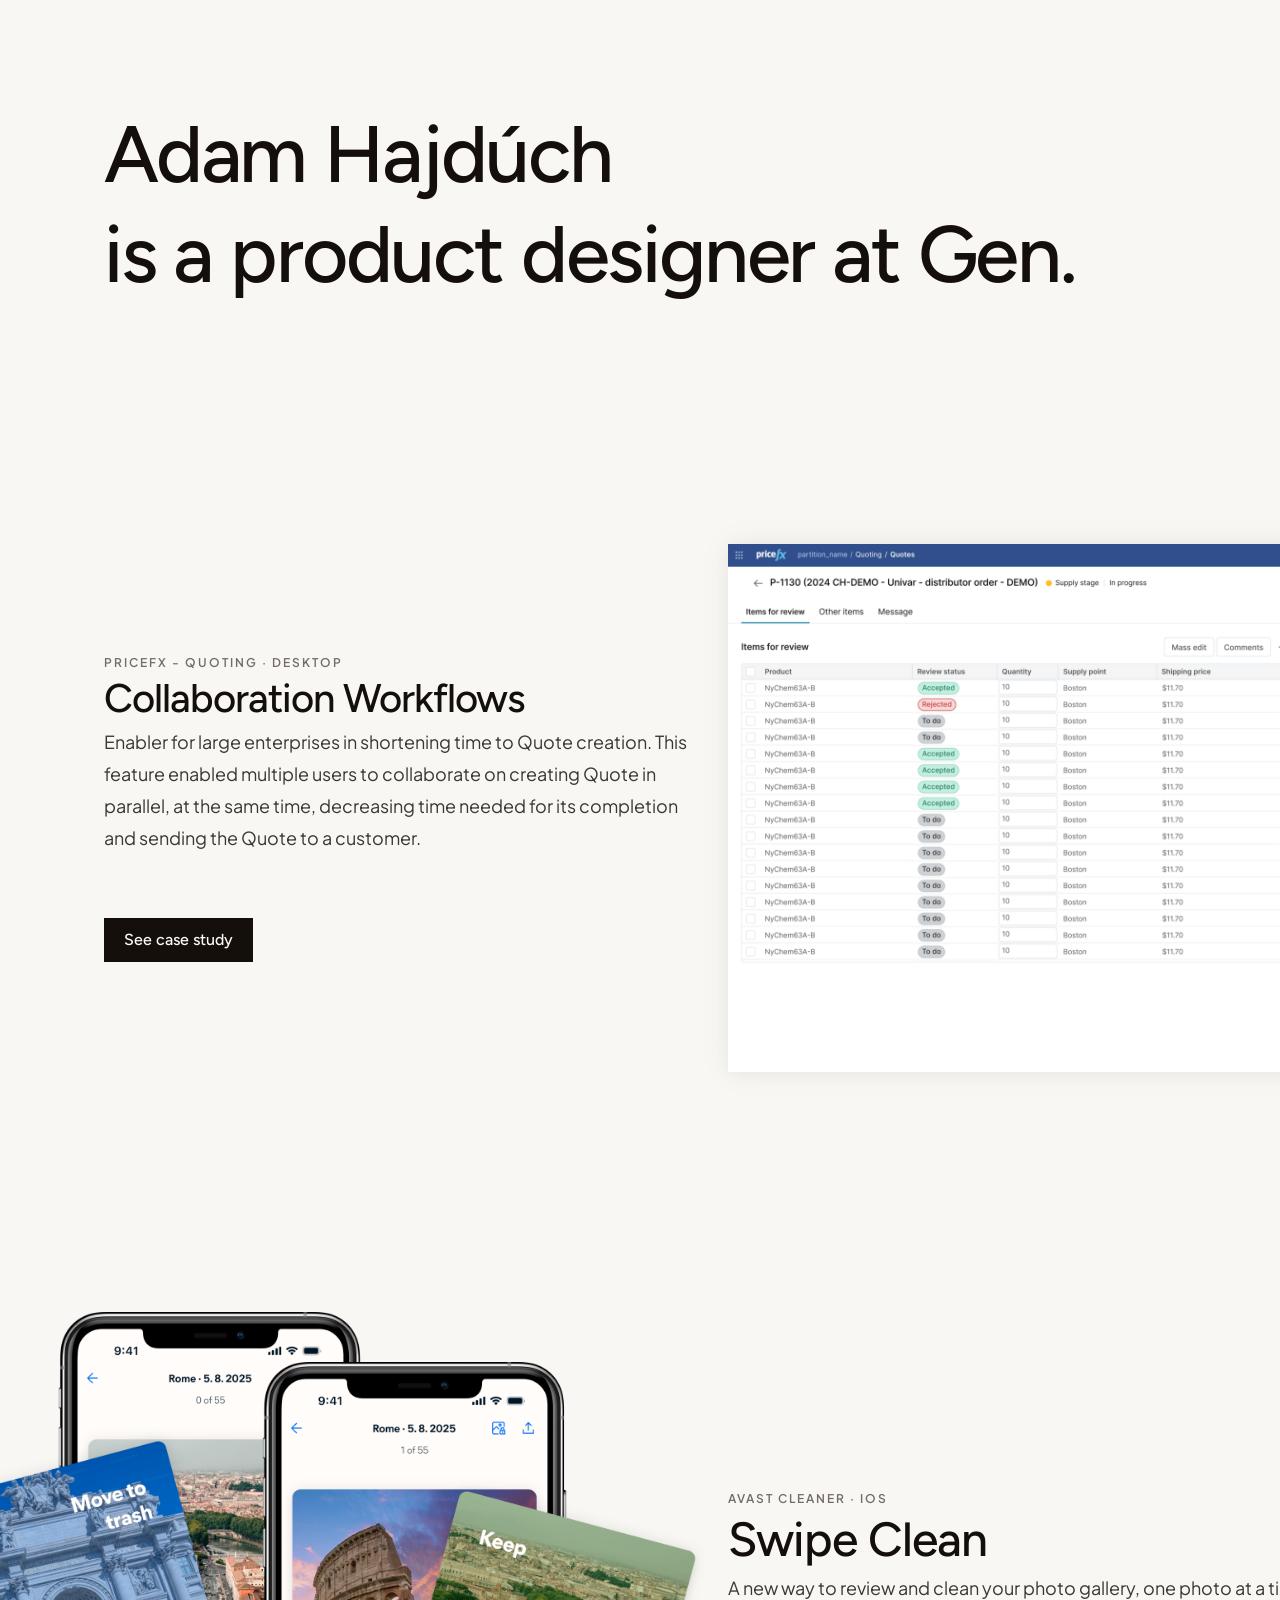
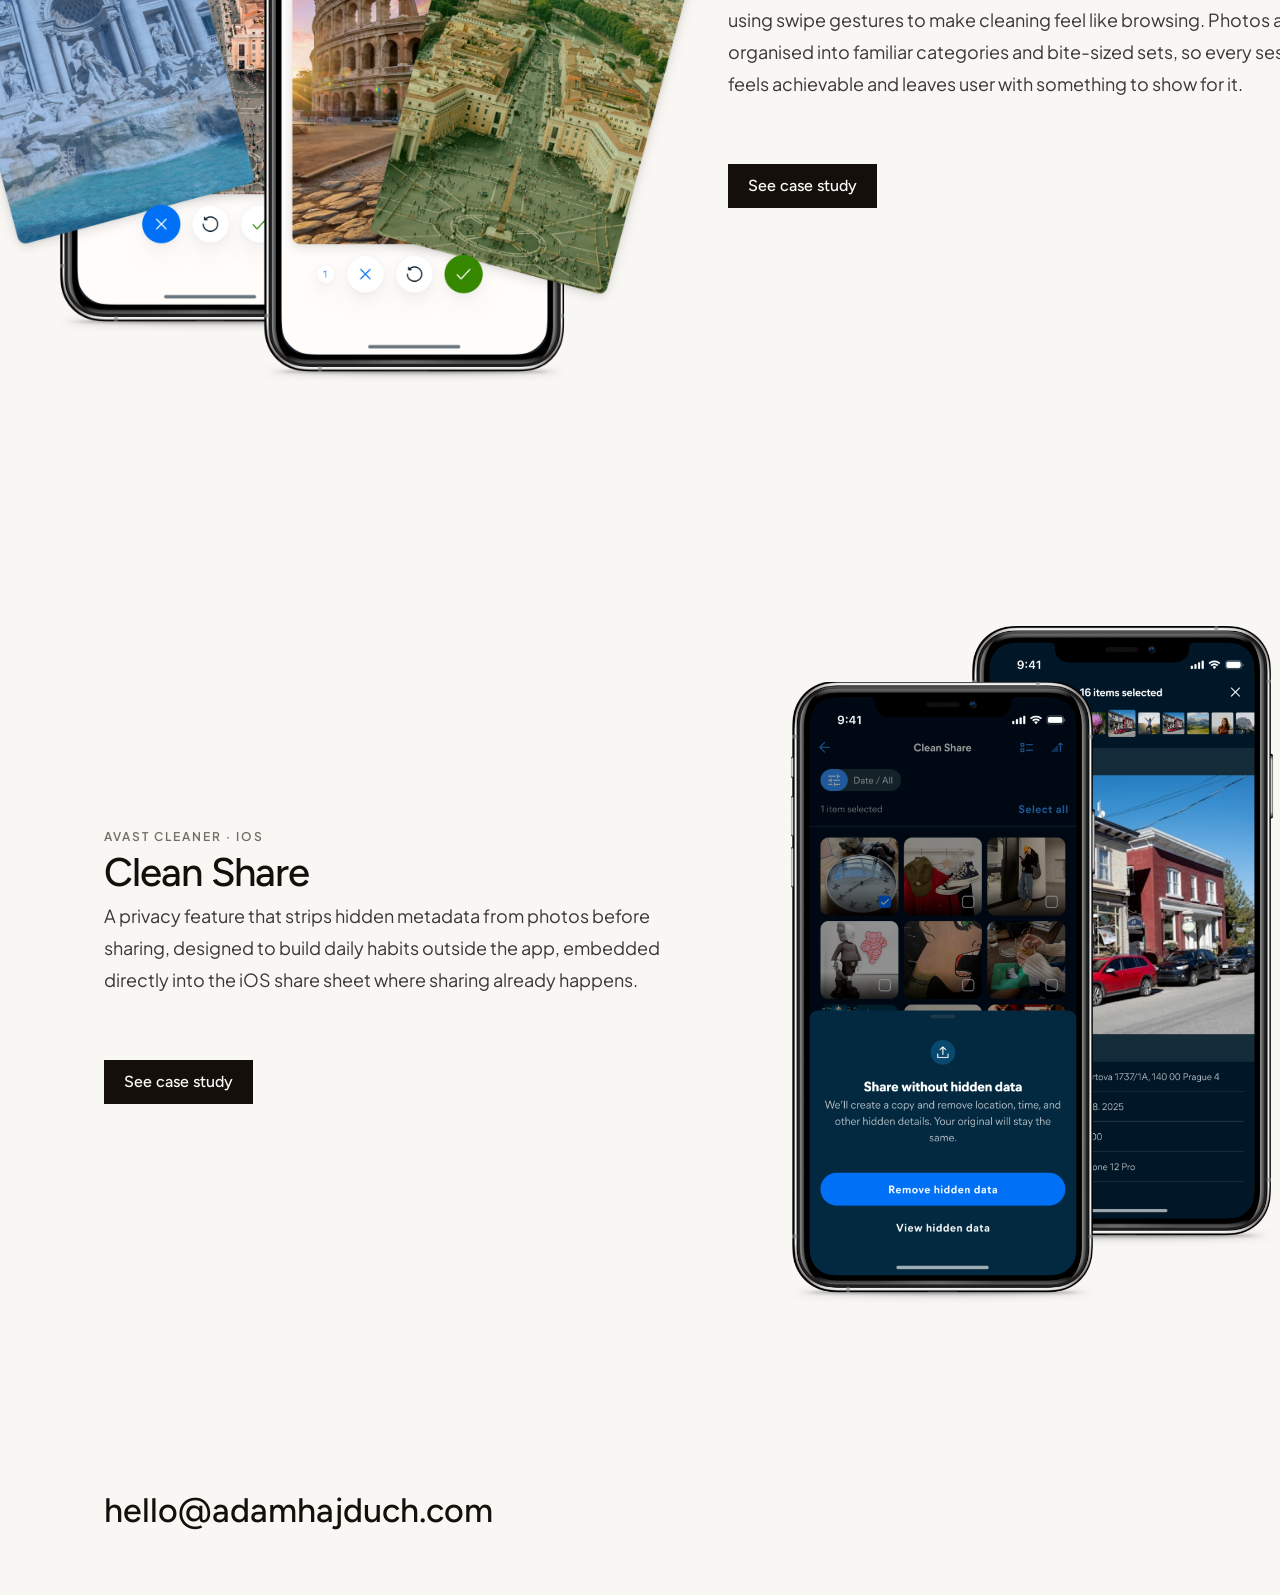
<file: index.html>
<!DOCTYPE html>
<html lang="en">
<head>
  <meta charset="UTF-8">
  <meta name="viewport" content="width=device-width, initial-scale=1.0">
  <title>Adam Hajdúch — Product Designer</title>
  <link rel="preconnect" href="https://fonts.googleapis.com">
  <link rel="preconnect" href="https://fonts.gstatic.com" crossorigin>
  <link href="https://fonts.googleapis.com/css2?family=Figtree:wght@400;500;600&family=Plus+Jakarta+Sans:wght@400;600&display=swap" rel="stylesheet">
  <link rel="stylesheet" href="style.css">
  <style>
    *, *::before, *::after { box-sizing: border-box; margin: 0; padding: 0; }

    html { overflow-x: hidden; }

    body {
      background: #f9f7f4;
      color: #140f0b;
      min-width: 1440px;
    }

    :root {
      --side: max(104px, calc((100vw - 1232px) / 2));
    }

    .page {
      display: flex;
      flex-direction: column;
      align-items: center;
      padding-top: 104px;
    }

    /* ── Hero ── */
    .hero {
      width: 100%;
      padding: 0 var(--side) 120px;
    }

    .hero h1 {
      font-family: 'Figtree', sans-serif;
      font-weight: 500;
      font-size: 80px;
      line-height: 100px;
      letter-spacing: -2.176px;
      color: #140f0b;
    }

    /* ── Case study row (text left, visual right) ── */
    .case-row {
      width: 100%;
      display: flex;
      gap: 16px;
      align-items: center;
      padding: 120px var(--side);
    }

    .case-text {
      display: flex;
      flex-direction: column;
      gap: 64px;
      flex-shrink: 0;
      width: 608px;
    }

    .case-label {
      font-family: 'Plus Jakarta Sans', sans-serif;
      font-weight: 600;
      font-size: 12px;
      letter-spacing: 2px;
      text-transform: uppercase;
      color: #746d67;
      margin-bottom: 4px;
    }

    .case-title {
      font-family: 'Figtree', sans-serif;
      font-weight: 500;
      font-size: 40px;
      letter-spacing: -1px;
      color: #140f0b;
      margin-bottom: 4px;
    }

    .case-title.xl { font-size: 48px; }

    .case-body {
      font-family: 'Plus Jakarta Sans', sans-serif;
      font-weight: 400;
      font-size: 18px;
      line-height: 32px;
      color: #3a3836;
    }


    /* ── Collaboration Workflows image ── */
    .cw-image {
      flex-shrink: 0;
      width: 847px;
      height: 528px;
      position: relative;
      overflow: hidden;
      box-shadow: 0 0 32px rgba(0,0,0,.05), 0 2px 16px rgba(0,0,0,.04);
    }

    .cw-image img {
      position: absolute;
      width: 123.64%;
      height: 138.11%;
      left: -11.88%;
      top: -19.05%;
      max-width: none;
    }

    /* ── Swipe Clean section (phones bleed left, text right-aligned) ── */
    .swipe-section {
      width: 100%;
      display: flex;
      align-items: center;
      justify-content: flex-end;
      gap: 16px;
      padding: 120px var(--side);
    }

    .swipe-phones {
      display: inline-grid;
      grid-template-columns: max-content;
      grid-template-rows: max-content;
      place-items: start;
      flex-shrink: 0;
      line-height: 0;
    }

    .sp-left {
      grid-column: 1;
      grid-row: 1;
      width: 454.64px;
      height: 624px;
    }

    .sp-right {
      grid-column: 1;
      grid-row: 1;
      width: 454.64px;
      height: 624px;
      margin-left: 344px;
      margin-top: 50px;
    }

    .sp-left img,
    .sp-right img {
      display: block;
      width: 100%;
      height: 100%;
      object-fit: cover;
    }

    .swipe-text {
      flex-shrink: 0;
      width: 608px;
      display: flex;
      flex-direction: column;
      gap: 64px;
    }

    /* ── Clean Share phone stack ── */
    .cs-visuals {
      flex-shrink: 0;
      width: 608px;
      display: flex;
      align-items: center;
      justify-content: center;
    }

    .cs-phones {
      position: relative;
      display: inline-grid;
      grid-template-columns: max-content;
      grid-template-rows: max-content;
      place-items: start;
    }

    .cs-phone-back {
      grid-column: 1;
      grid-row: 1;
      width: 314.89px;
      height: 624px;
      margin-left: 180px;
      position: relative;
    }

    .cs-phone-front {
      grid-column: 1;
      grid-row: 1;
      width: 316px;
      height: 624px;
      margin-top: 56px;
      position: relative;
    }

    .cs-phone-back img,
    .cs-phone-front img {
      position: absolute;
      inset: 0;
      width: 100%;
      height: 100%;
      object-fit: cover;
    }

    /* ── Footer ── */
    .footer {
      width: 100%;
      padding: 64px var(--side);
    }

    .footer-email {
      font-family: 'Figtree', sans-serif;
      font-weight: 500;
      font-size: 34px;
      color: #140f0b;
      text-decoration: none;
    }
  </style>
</head>
<body>
  <div class="page">

    <!-- Hero -->
    <div class="hero">
      <h1>Adam Hajdúch<br>is a product designer at Gen.</h1>
    </div>

    <!-- Collaboration Workflows -->
    <div class="case-row">
      <div class="case-text">
        <div>
          <p class="case-label">Pricefx - Quoting · Desktop</p>
          <p class="case-title">Collaboration Workflows</p>
          <p class="case-body">Enabler for large enterprises in shortening time to Quote creation. This feature enabled multiple users to collaborate on creating Quote in parallel, at the same time, decreasing time needed for its completion and sending the Quote to a customer.</p>
        </div>
        <a href="collab-workflows.html" class="btn">See case study</a>
      </div>
      <div class="cw-image">
        <img src="assets/cw-screenshot.png" alt="Collaboration Workflows screenshot">
      </div>
    </div>

    <!-- Swipe Clean -->
    <div class="swipe-section">
      <div class="swipe-phones">
        <div class="sp-left">
          <img src="assets/sc-phone-left.png" alt="">
        </div>
        <div class="sp-right">
          <img src="assets/sc-phone-right.png" alt="">
        </div>
      </div>
      <div class="swipe-text">
        <div>
          <p class="case-label">Avast Cleaner · iOS</p>
          <p class="case-title xl">Swipe Clean</p>
          <p class="case-body">A new way to review and clean your photo gallery, one photo at a time, using swipe gestures to make cleaning feel like browsing. Photos are organised into familiar categories and bite-sized sets, so every session feels achievable and leaves user with something to show for it.</p>
        </div>
        <a href="swipe-clean.html" class="btn">See case study</a>
      </div>
    </div>

    <!-- Clean Share -->
    <div class="case-row">
      <div class="case-text">
        <div>
          <p class="case-label">Avast Cleaner · iOS</p>
          <p class="case-title">Clean Share</p>
          <p class="case-body">A privacy feature that strips hidden metadata from photos before sharing, designed to build daily habits outside the app, embedded directly into the iOS share sheet where sharing already happens.</p>
        </div>
        <a href="clean-share.html" class="btn">See case study</a>
      </div>
      <div class="cs-visuals">
        <div class="cs-phones">
          <div class="cs-phone-back">
            <img src="assets/cs-phone-back.png" alt="">
          </div>
          <div class="cs-phone-front">
            <img src="assets/cs-phone-front.png" alt="">
          </div>
        </div>
      </div>
    </div>

    <!-- Footer -->
    <div class="footer">
      <a class="footer-email" href="mailto:hello@adamhajduch.com">hello@adamhajduch.com</a>
    </div>

  </div>
</body>
</html>
</file>
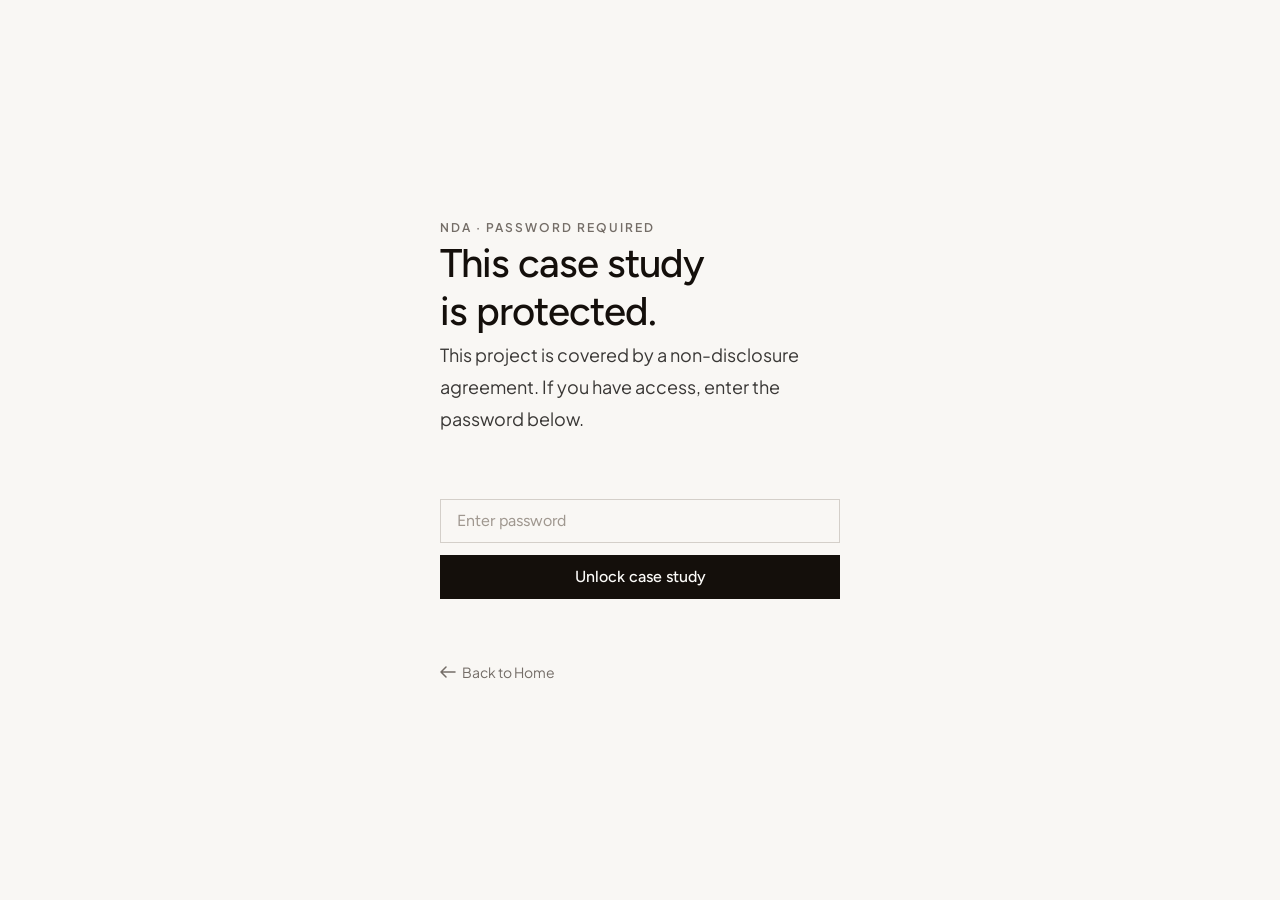
<file: clean-share.html>
<!DOCTYPE html>
<html lang="en">
<head>
  <meta charset="UTF-8">
  <meta name="viewport" content="width=device-width, initial-scale=1.0">
  <title>Clean Share — Adam Hajdúch</title>
  <link rel="preconnect" href="https://fonts.googleapis.com">
  <link rel="preconnect" href="https://fonts.gstatic.com" crossorigin>
  <link href="https://fonts.googleapis.com/css2?family=Figtree:wght@400;500;600&family=Plus+Jakarta+Sans:wght@400;600&display=swap" rel="stylesheet">
  <style>
    *, *::before, *::after { box-sizing: border-box; margin: 0; padding: 0; }

    body {
      background: #f9f7f4;
      min-width: 1440px;
    }

    :root {
      --side: max(104px, calc((100vw - 1232px) / 2));
    }

    .page {
      display: flex;
      flex-direction: column;
      align-items: flex-start;
      padding-top: 104px;
    }

    /* ── Typography ── */
    .hero-title {
      font-family: 'Figtree', sans-serif;
      font-weight: 500;
      font-size: 80px;
      line-height: 100px;
      letter-spacing: -2.176px;
      color: #140f0b;
    }

    h2 {
      font-family: 'Figtree', sans-serif;
      font-weight: 500;
      font-size: 40px;
      letter-spacing: -1px;
      color: #140f0b;
    }

    .label {
      font-family: 'Plus Jakarta Sans', sans-serif;
      font-weight: 600;
      font-size: 12px;
      letter-spacing: 1.54px;
      text-transform: uppercase;
      color: #746d67;
    }

    .body {
      font-family: 'Plus Jakarta Sans', sans-serif;
      font-weight: 400;
      font-size: 18px;
      line-height: 32px;
      color: #3a3836;
    }

    .meta-items {
      font-family: 'Plus Jakarta Sans', sans-serif;
      font-weight: 400;
      font-size: 18px;
      line-height: 40px;
      color: #3a3836;
    }

    /* ── Section layout ── */
    .s {
      width: 100%;
      padding: 120px var(--side);
    }

    .s h2 { margin-bottom: 32px; }

    .two-col {
      display: flex;
      gap: 16px;
    }

    .col { width: 608px; flex-shrink: 0; }

    /* ── Beige ── */
    .beige { background: #ede9e4; width: 100%; flex-shrink: 0; }

    /* ── Hero phones (2 centered) ── */
    .phones-2 {
      display: flex;
      gap: 24px;
      align-items: center;
      justify-content: center;
      padding: 60px 0;
      height: 1006px;
    }

    /* ── Phones centered row (generic) ── */
    .phones-row {
      display: flex;
      gap: 24px;
      align-items: center;
      justify-content: center;
      padding: 60px 0;
      height: 985px;
    }

    /* ── Staggered onboarding screens ── */
    .onboarding-container {
      width: 100%;
      height: 916px;
      position: relative;
      flex-shrink: 0;
    }

    /* ── In-app flow section (phone left + text right + bottom sheets) ── */
    .inapp-section {
      width: 100%;
      position: relative;
      padding: 200px var(--side) 120px;
      display: flex;
      gap: 16px;
      align-items: flex-start;
      flex-shrink: 0;
    }

    .inapp-left {
      width: 608px;
      height: 759px;
      flex-shrink: 0;
      position: relative;
    }

    .inapp-right {
      width: 608px;
      flex-shrink: 0;
      display: flex;
      flex-direction: column;
      gap: 32px;
    }

    /* ── Footer nav ── */
    .footer-nav {
      width: 100%;
      display: flex;
      align-items: center;
      padding: 64px var(--side);
    }

    .nav-link {
      display: flex;
      align-items: center;
      gap: 20px;
      text-decoration: none;
    }

    .nav-label {
      font-family: 'Figtree', sans-serif;
      font-weight: 500;
      font-size: 34px;
      color: #140f0b;
      white-space: nowrap;
    }

    .nav-arrow { display: block; width: 67.368px; height: 23.158px; color: #140f0b; transition: color 0.15s ease; }
    .nav-arrow-back { transform: scaleX(-1); }
    .nav-link:hover .nav-arrow  { color: #281F15; }
    .nav-link:active .nav-arrow { color: #37291A; }
  </style>
</head>
<body>
  <script>
    if (!sessionStorage.getItem('portfolio_auth')) {
      window.location.replace('password.html?next=clean-share.html');
    }
  </script>
<div class="page">

  <!-- Hero heading -->
  <div class="s" style="padding-top: 0; padding-bottom: 100px;">
    <h1 class="hero-title">Clean Share is a privacy feature for Avast Cleanup on iOS that strips hidden metadata from photos before sharing them.</h1>
  </div>

  <!-- My role + Results -->
  <div class="s" style="padding-top: 0; padding-bottom: 100px;">
    <div class="two-col">
      <div class="col">
        <p class="label" style="margin-bottom: 14px;">My role</p>
        <div class="meta-items">
          <p>End-to-end product design</p>
          <p>Challenged and redefined original product brief</p>
          <p>Collaborated with UX researchers, engineers, and PM</p>
        </div>
      </div>
      <div class="col">
        <p class="label" style="margin-bottom: 14px;">Results</p>
        <div class="meta-items">
          <p>Feature shipped on iOS</p>
          <p>Part of Avast Cleaner's broader privacy feature ecosystem</p>
        </div>
      </div>
    </div>
  </div>

  <!-- Hero phones -->
  <div class="beige">
    <div class="phones-2">
      <img src="assets/cs-hero-phone-1.png" alt="Share with hidden data" style="width: 383.016px; height: 759px; object-fit: cover; flex-shrink: 0; display: block;">
      <img src="assets/cs-hero-phone-2.png" alt="Data removed" style="width: 383.016px; height: 759px; object-fit: cover; flex-shrink: 0; display: block;">
    </div>
  </div>

  <!-- Only 1 in 10 users -->
  <div class="s">
    <h2 style="max-width: 1165px;">Only 1 in 10 users who installed Cleaner<br>ever came back.</h2>
    <div class="two-col">
      <p class="body col">Avast Cleaner helps iOS users remove duplicate photos, blurry shots, and junk files. The app does its job well — but that was the problem. Users would install it, clean their phone once, and leave. With day-one retention at 10% and declining from there, the issue wasn't quality. A cleaning app, by nature, solves a problem users only feel occasionally.</p>
      <p class="body col">To build retention, we needed to give people a reason to return that didn't depend on their storage being full. The question became: what behavior do our users already perform every day that we could attach real value to?</p>
    </div>
  </div>

  <!-- Photos carry more information (text left, phone right) -->
  <div class="s">
    <div class="two-col">
      <div class="col" style="display: flex; flex-direction: column; gap: 32px;">
        <h2>Photos carry more information than most people realize, and most users have no idea.</h2>
        <div style="display: flex; flex-direction: column; gap: 32px;">
          <p class="body">Every photo taken on an iPhone stores metadata alongside the image: exact location, date, time, and the device it was taken on. This data travels invisibly with every photo that gets shared. When we looked at how users actually think about sharing risk, 74% said their main protection strategy was sharing only with people they trusted. The metadata exposure wasn't on their radar at all.</p>
          <p class="body">Our qualitative research confirmed it: users based their risk assessment entirely on their relationship with the recipient, unaware that a conversation could be hijacked, or that a photo could reveal their home address and daily routine to someone other than the intended recipient. When shown what their photos actually contained, two thirds rated automatic metadata removal as extremely or very valuable.</p>
          <p class="body">Sharing photos is something people do multiple times a day without thinking. That habitual behavior was exactly what we needed.</p>
        </div>
      </div>
      <div class="col" style="display: flex; align-items: center; justify-content: center;">
        <img src="assets/cs-photo-metadata.png" alt="Photo with metadata" style="width: 383.016px; height: 759px; object-fit: cover; display: block;">
      </div>
    </div>
  </div>

  <!-- The original brief would have bloated the device -->
  <div class="s">
    <h2 style="max-width: 885px;">The original brief would have bloated the device every time the feature was used - the opposite of what Cleaner is for.</h2>
    <div class="two-col">
      <p class="body col">The initial product direction was broader: strip metadata from photos and save clean copies to the device, letting users decide what to do with them afterward. I pushed back on this. It introduced significant complexity — clean copies would need to be differentiated from originals, stored somewhere, managed over time. More importantly, it worked against the app's core purpose. Cleaner exists to keep a device lean and organized.</p>
      <p class="body col">I made the case to narrow the scope to a single use case: sharing. Instead of saving cleaned copies to the device, we strip the metadata at the moment of sharing and send only the clean copy. The original stays untouched. This eliminated the storage problem entirely, aligned with Cleaner's existing purpose, and tied the feature to a behavior users already perform every day.</p>
    </div>
  </div>

  <!-- The threat needed to feel real -->
  <div class="s">
    <h2 style="max-width: 885px;">The threat needed to feel real before the solution could feel necessary.</h2>
    <div class="two-col">
      <p class="body col">For Clean Share to matter to users, they first had to understand what they were protecting themselves from. Most people had never thought about metadata — not because they don't care about privacy, but because the risk is completely invisible during normal use. The challenge was making it tangible without alarming people.</p>
      <p class="body col">The onboarding opens with a photo overlaid with the data it silently carries: a precise street address, a date, a time, a device model. No abstract language — just the actual information that travels with every photo a user sends. Only after that does the solution appear. Leading with the feature would have felt abstract. Showing the metadata first makes the removal feel meaningful.</p>
    </div>
  </div>

  <!-- Onboarding screens (staggered) -->
  <div class="onboarding-container">
    <img src="assets/cs-onboarding-1.png" alt="Onboarding 1" style="position: absolute; left: calc(var(--side) + 83px); top: 155.84px; width: 323.453px; height: 700px; object-fit: cover;">
    <img src="assets/cs-onboarding-2.png" alt="Onboarding 2" style="position: absolute; left: calc(var(--side) + 454.45px); top: 55.84px; width: 323.453px; height: 700px; object-fit: cover;">
    <img src="assets/cs-onboarding-3.png" alt="Onboarding 3" style="position: absolute; left: calc(var(--side) + 825.91px); top: 105.84px; width: 323.453px; height: 700px; object-fit: cover;">
  </div>

  <!-- I wanted users to see exactly what was happening (phone left, text right, bottom sheets) -->
  <div class="inapp-section">
    <!-- Left: phone -->
    <div class="inapp-left">
      <img src="assets/cs-hero-phone-1.png" alt="Share screen" style="position: absolute; left: 112px; top: 0; width: 383.016px; height: 759px; object-fit: cover;">
    </div>
    <!-- Right: text -->
    <div class="inapp-right">
      <h2>I wanted users to see exactly what was happening and what would happen next, at every step.</h2>
      <p class="body">The in-app flow was designed around clarity of process. Users select photos, confirm through a bottom sheet that explains precisely what will occur — a clean copy will be created, hidden details removed, the original untouched — then watch the removal happen before the native iOS sharing sheet opens. Each state communicates its own stage in the sequence: selecting, confirming, removing, done.</p>
    </div>
    <!-- Bottom sheets (positioned relative to inapp-section) -->
    <img src="assets/cs-removing-metadata.png" alt="Removing metadata" style="position: absolute; left: calc(var(--side) + 520px); top: 709px; width: 323px; height: 215.328px; object-fit: cover;">
    <img src="assets/cs-success.png" alt="Success" style="position: absolute; left: calc(var(--side) + 883px); top: 709px; width: 323px; height: 215.328px; object-fit: cover;">
  </div>

  <!-- "View hidden data" text -->
  <div class="s" style="padding-top: 120px; padding-bottom: 100px;">
    <p class="body" style="max-width: 1232px;">The "View hidden data" option in the confirmation sheet was included for the same reason as the onboarding: users who want to see what they're protecting themselves from can inspect the exact metadata before it's removed. Making this inspectable on demand reinforces why the action is worth taking, rather than asking users to trust a feature they can't verify.</p>
  </div>

  <!-- Preview multi phones (3 centered, mixed heights) -->
  <div style="width: 100%;">
    <div class="phones-row">
      <img src="assets/cs-select-4.png" alt="Select 4 photos" style="width: 300.344px; height: 650px; object-fit: cover; flex-shrink: 0; display: block;">
      <img src="assets/cs-preview-multi.png" alt="Preview multi frame" style="width: 383.016px; height: 759px; object-fit: cover; flex-shrink: 0; display: block;">
      <img src="assets/cs-select-8.png" alt="Select 8 photos" style="width: 300.344px; height: 650px; object-fit: cover; flex-shrink: 0; display: block;">
    </div>
  </div>

  <!-- The in-app flow was always meant to be a bridge -->
  <div class="s">
    <h2 style="max-width: 885px;">The in-app flow was always meant to be a bridge, not the destination.</h2>
    <div class="two-col">
      <p class="body col">The long-term goal was habitual use — not habitual use of the Cleaner app specifically, but habitual safe sharing from wherever photos actually live. The plan was to use the in-app experience to educate users and build familiarity with the feature first, then drive them toward the sharing extension — where Clean Share would be available directly inside the native iOS sharing sheet, without ever opening Cleaner. This transition was timed deliberately: immediately after a user successfully shares their first clean photo, a success screen introduces the extension as a faster path. The prompt is earned — it appears when the value of the feature has just been demonstrated, not before.</p>
      <p class="body col">iOS extensions appear automatically in the system sharing sheet once the app is installed — but by default they land at the bottom of a long list, well below the actions users interact with regularly. For Clean Share to become habitual, it needed to be in the Favourites row at the very top, visible every time across every app on the system. This required a short one-time setup: open the share sheet, tap Edit Actions, and pin Clean Share to Favourites. We built a two-screen guided flow that walks users through each step, with a button that opens the share sheet immediately so the action can be completed in the same moment rather than remembered for later.</p>
    </div>
  </div>

  <!-- Extension nudge + setup phones (3 centered, 323×700) -->
  <div style="width: 100%;">
    <div class="phones-row">
      <img src="assets/cs-extension-nudge.png" alt="1 item shared safely — extension nudge" style="width: 323.453px; height: 700px; object-fit: cover; flex-shrink: 0; display: block;">
      <img src="assets/cs-edit-actions.png" alt="Tap Edit Actions in share menu" style="width: 323.453px; height: 700px; object-fit: cover; flex-shrink: 0; display: block;">
      <img src="assets/cs-add-to-favourites.png" alt="Add Clean Share to favourites" style="width: 323.453px; height: 700px; object-fit: cover; flex-shrink: 0; display: block;">
    </div>
  </div>

  <!-- A feature that lives outside the app -->
  <div class="s">
    <h2 style="max-width: 885px;">A feature that lives outside the app can easily make the app invisible.</h2>
    <div class="two-col">
      <p class="body col">Once users start sharing via the extension, they may never open Cleaner again. That's a success from a usage standpoint — but it creates a different problem: the app that built this capability disappears from view entirely. The success state in the extension was designed to address this directly.</p>
      <p class="body col">After metadata is removed, the confirmation reads: "Hidden data removed successfully. Protected by Avast." The branding isn't decorative. It keeps the connection between the safe sharing action and the product that enables it explicit — building that association every single time the feature is used.</p>
    </div>
  </div>

  <!-- Extension phones in beige (3 centered, 383×759) -->
  <div class="beige">
    <div class="phones-row">
      <img src="assets/cs-photo.png" alt="Photo" style="width: 383.016px; height: 759px; object-fit: cover; flex-shrink: 0; display: block;">
      <img src="assets/cs-share-sheet.png" alt="Share sheet" style="width: 383.016px; height: 759px; object-fit: cover; flex-shrink: 0; display: block;">
      <img src="assets/cs-protected.png" alt="Protected by Avast" style="width: 383.016px; height: 759px; object-fit: cover; flex-shrink: 0; display: block;">
    </div>
  </div>

  <!-- The goal was never to make users open Cleaner more often -->
  <div class="s">
    <h2 style="max-width: 885px;">The goal was never to make users open Cleaner more often. It was to make Cleaner useful in a place they already were.</h2>
    <div class="two-col">
      <p class="body col">Clean Share is built on a deliberate assumption: that a habit formed outside the app is still a habit. Each time a user taps the extension in their share sheet, they're reminded that Avast is protecting them — not inside a utility they open once a month, but in a gesture woven into how they communicate every day.</p>
      <p class="body col">Whether that assumption holds is something the data will eventually confirm. The design was built to give it the best possible chance.</p>
    </div>
  </div>

  <!-- Footer nav (Home only — last case study) -->
  <div class="footer-nav">
    <a href="index.html" class="nav-link">
      <svg class="nav-arrow nav-arrow-back" width="67" height="23" viewBox="0 0 67 23" fill="none" xmlns="http://www.w3.org/2000/svg"><path d="M0 11.5H57M57 11.5L46 1.5M57 11.5L46 21.5" stroke="currentColor" stroke-width="2.5" stroke-linecap="round" stroke-linejoin="round"/></svg>
      <span class="nav-label">Home</span>
    </a>
  </div>

</div>
</body>
</html>
</file>
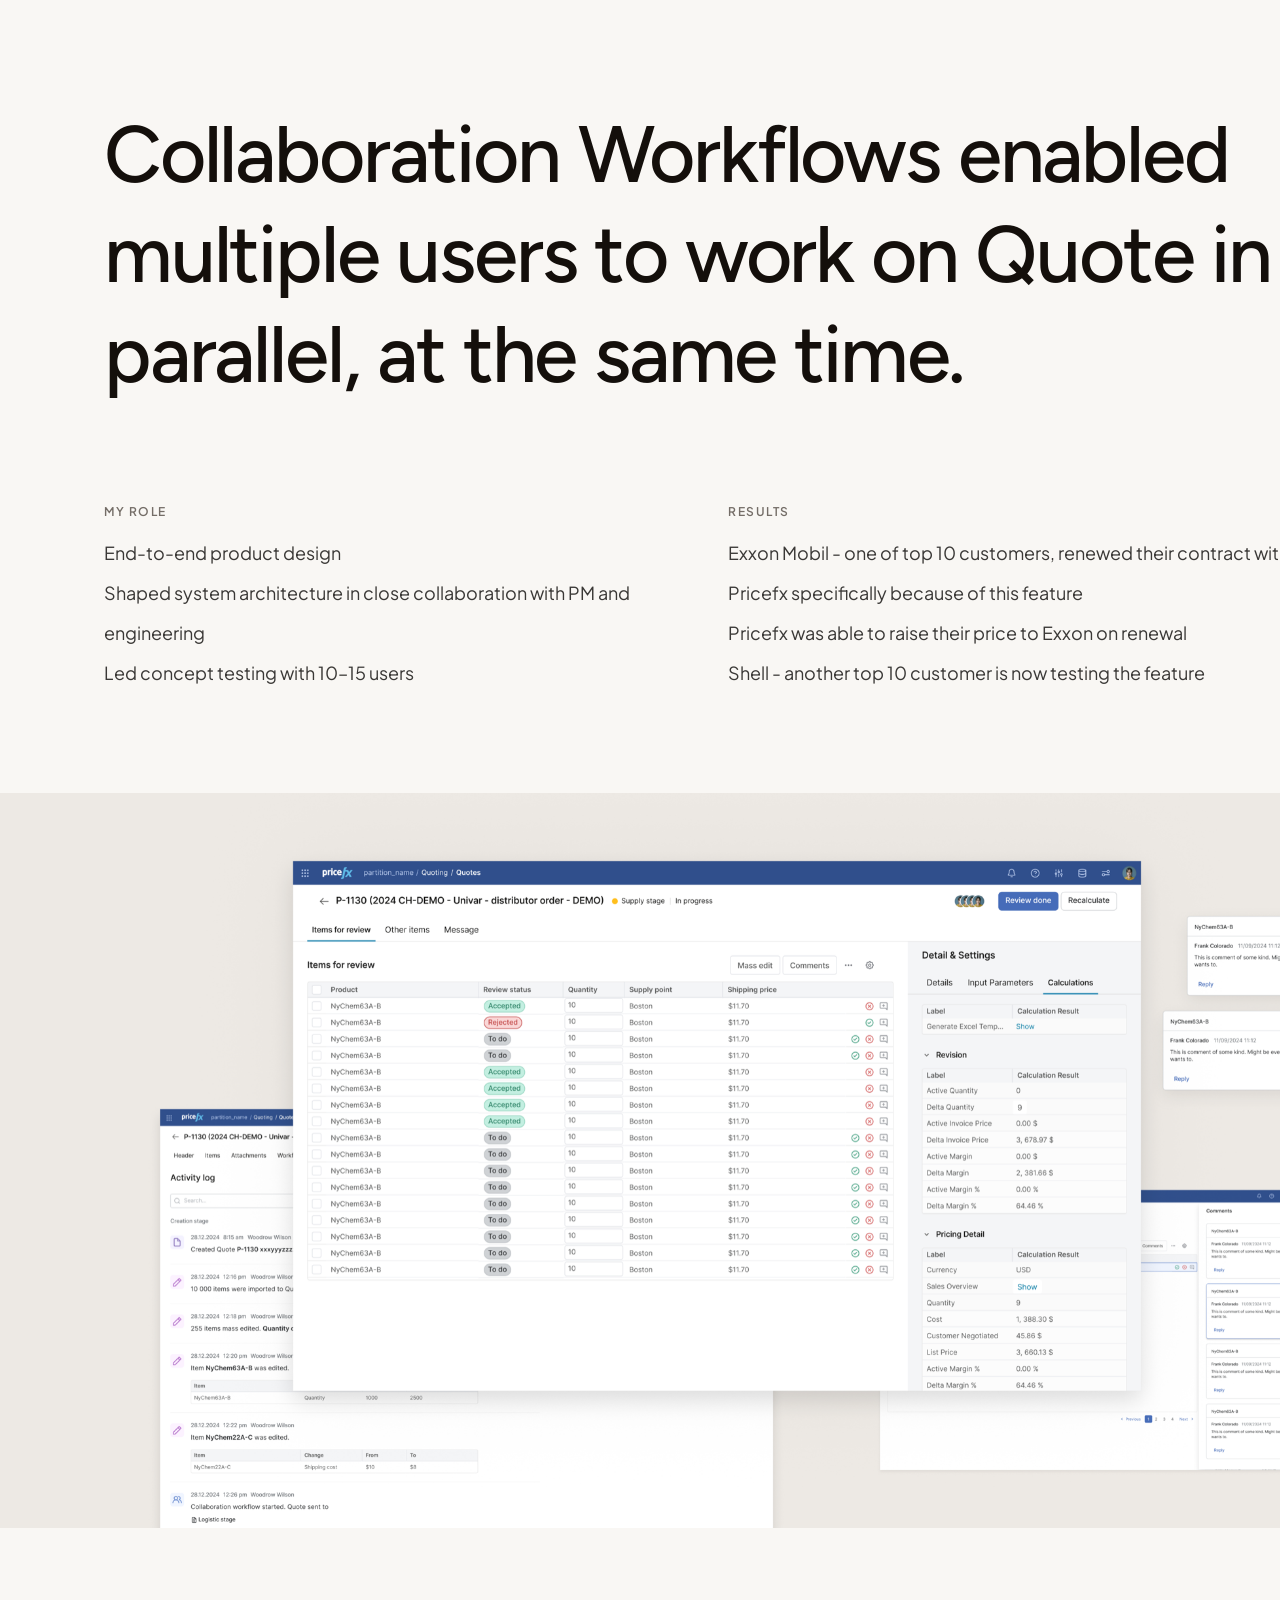
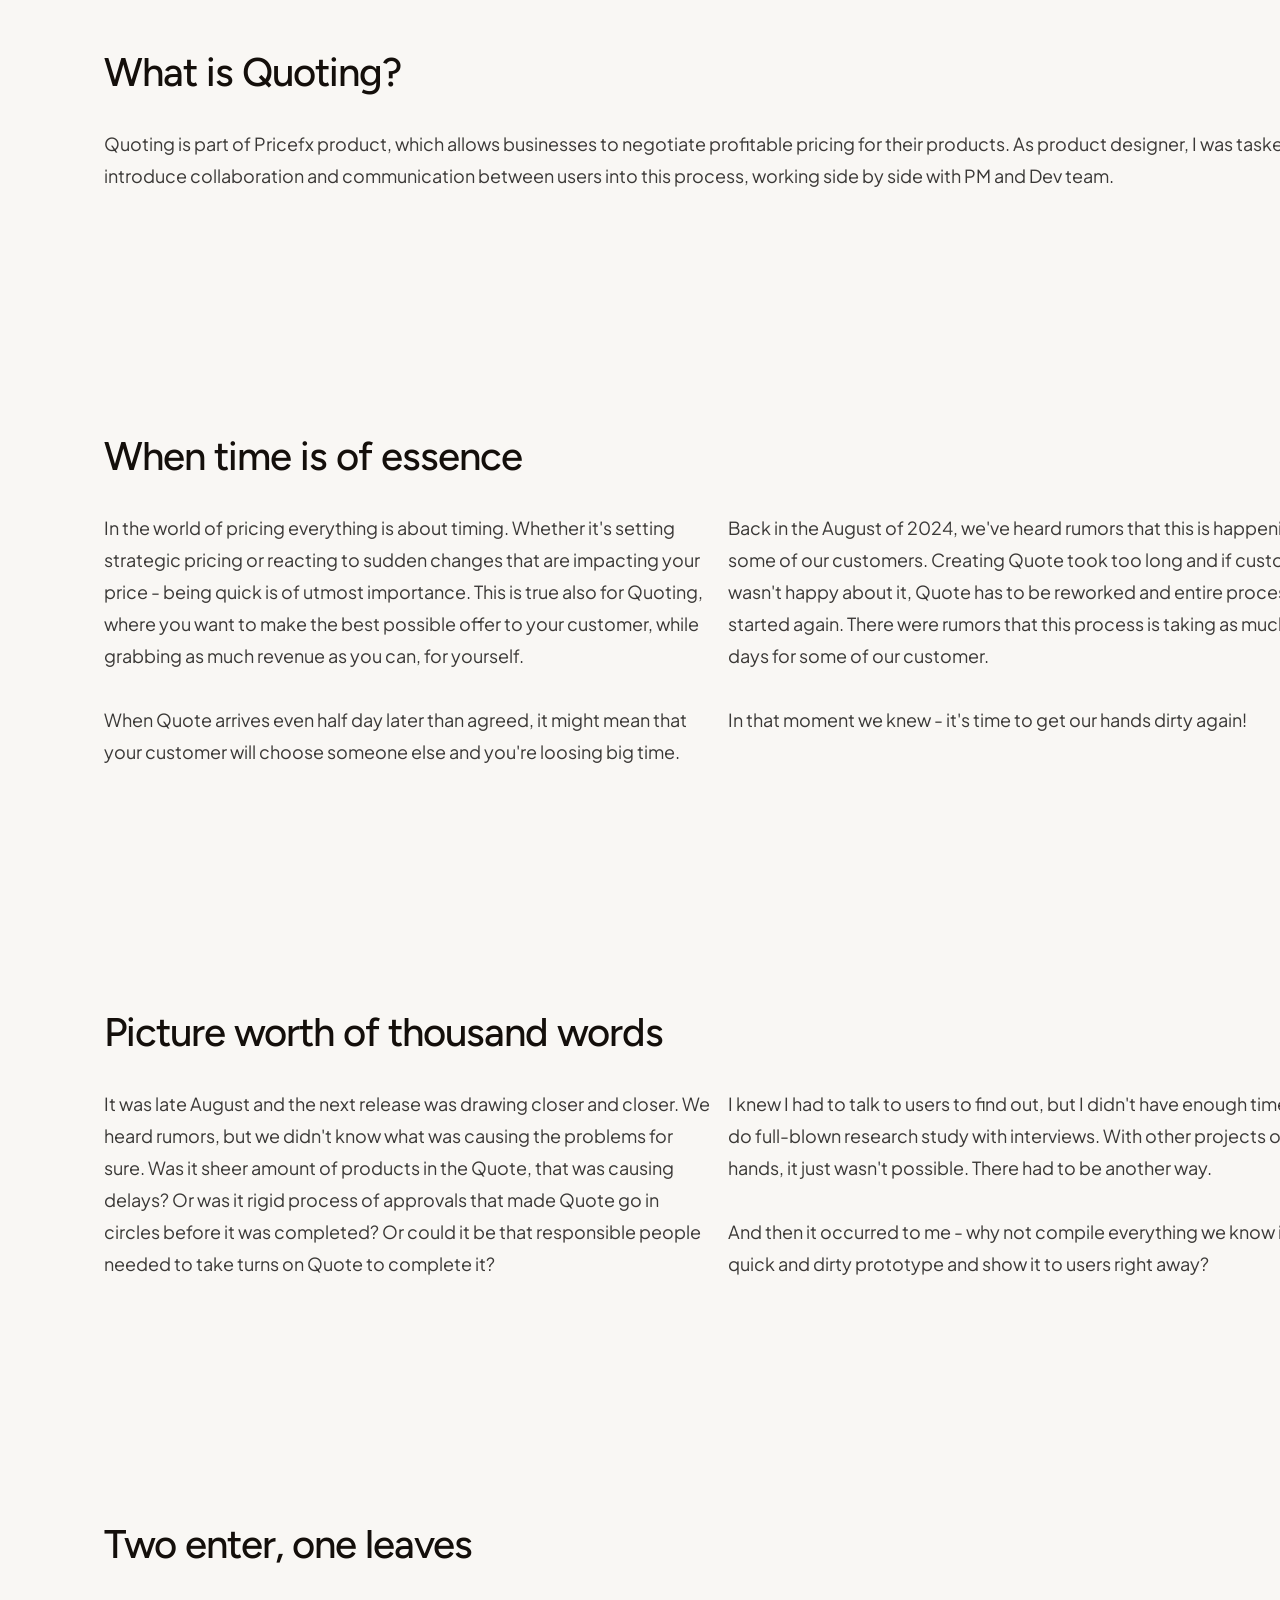
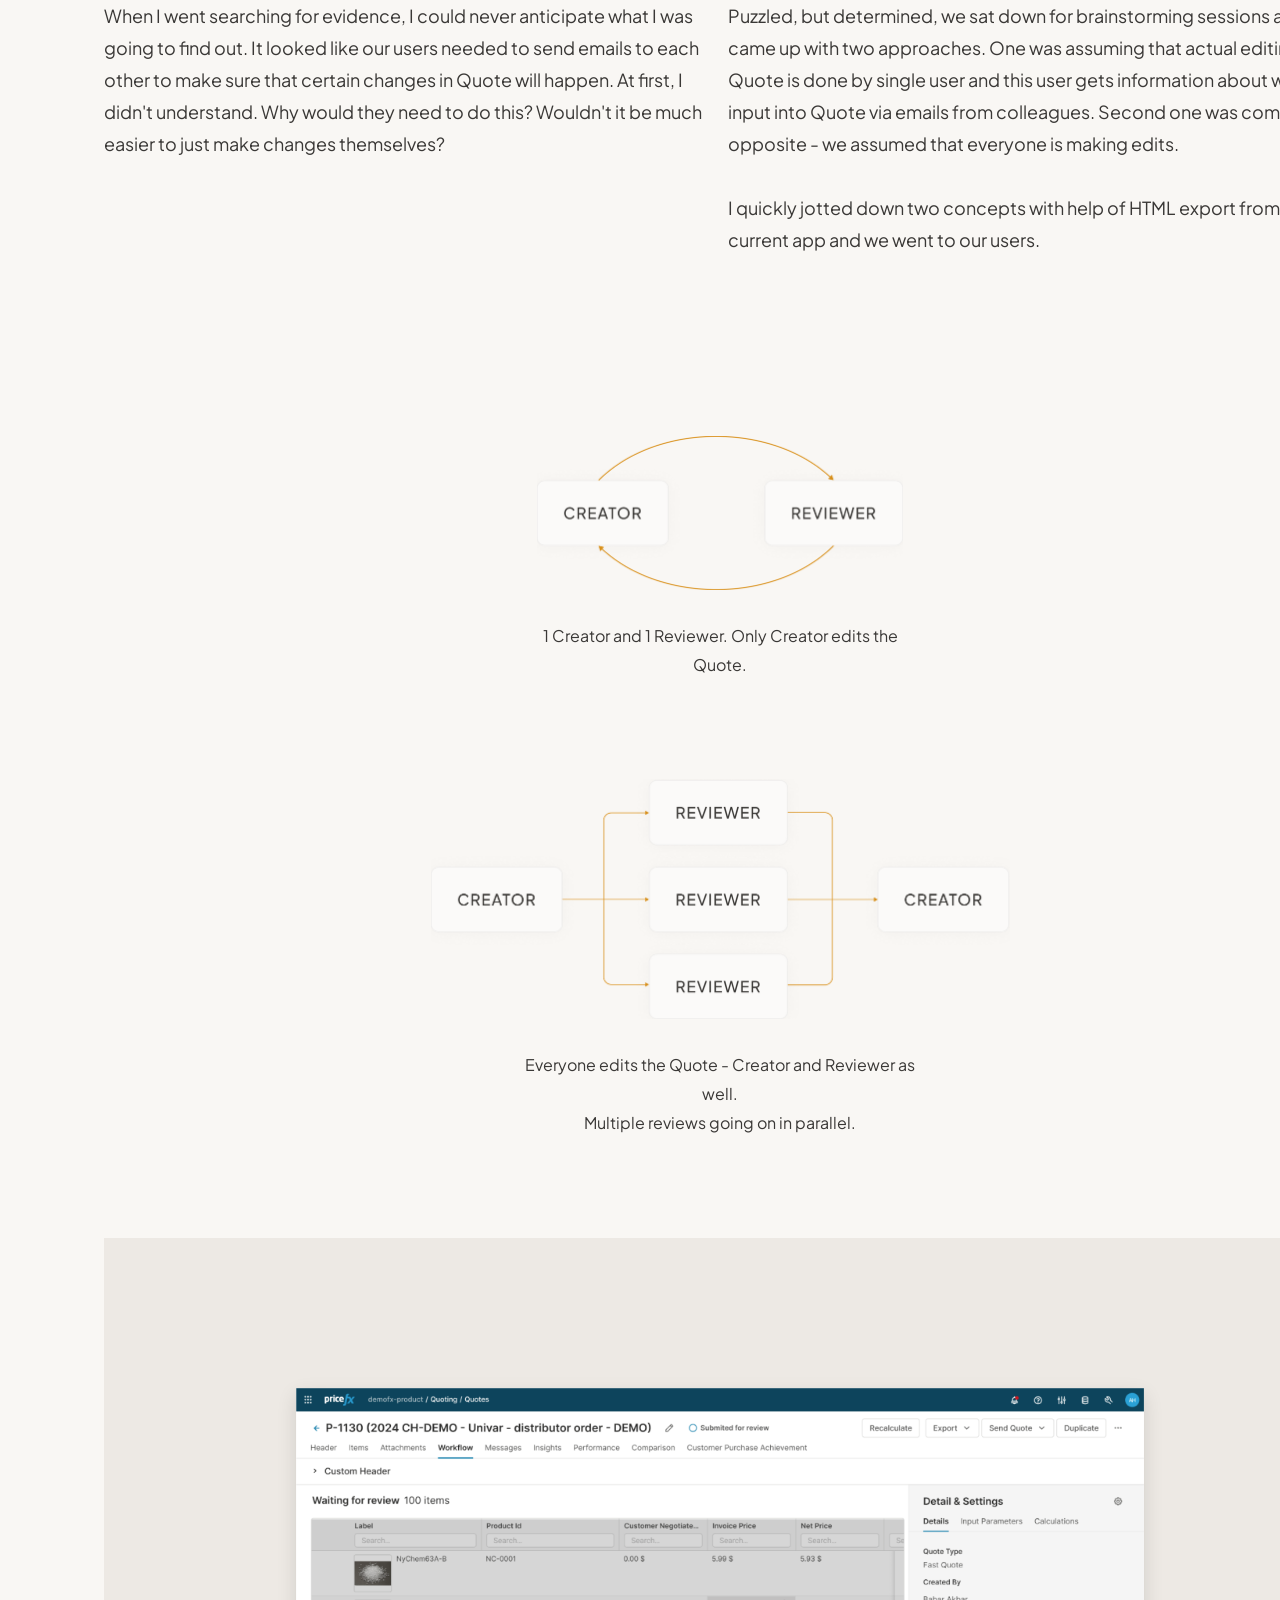
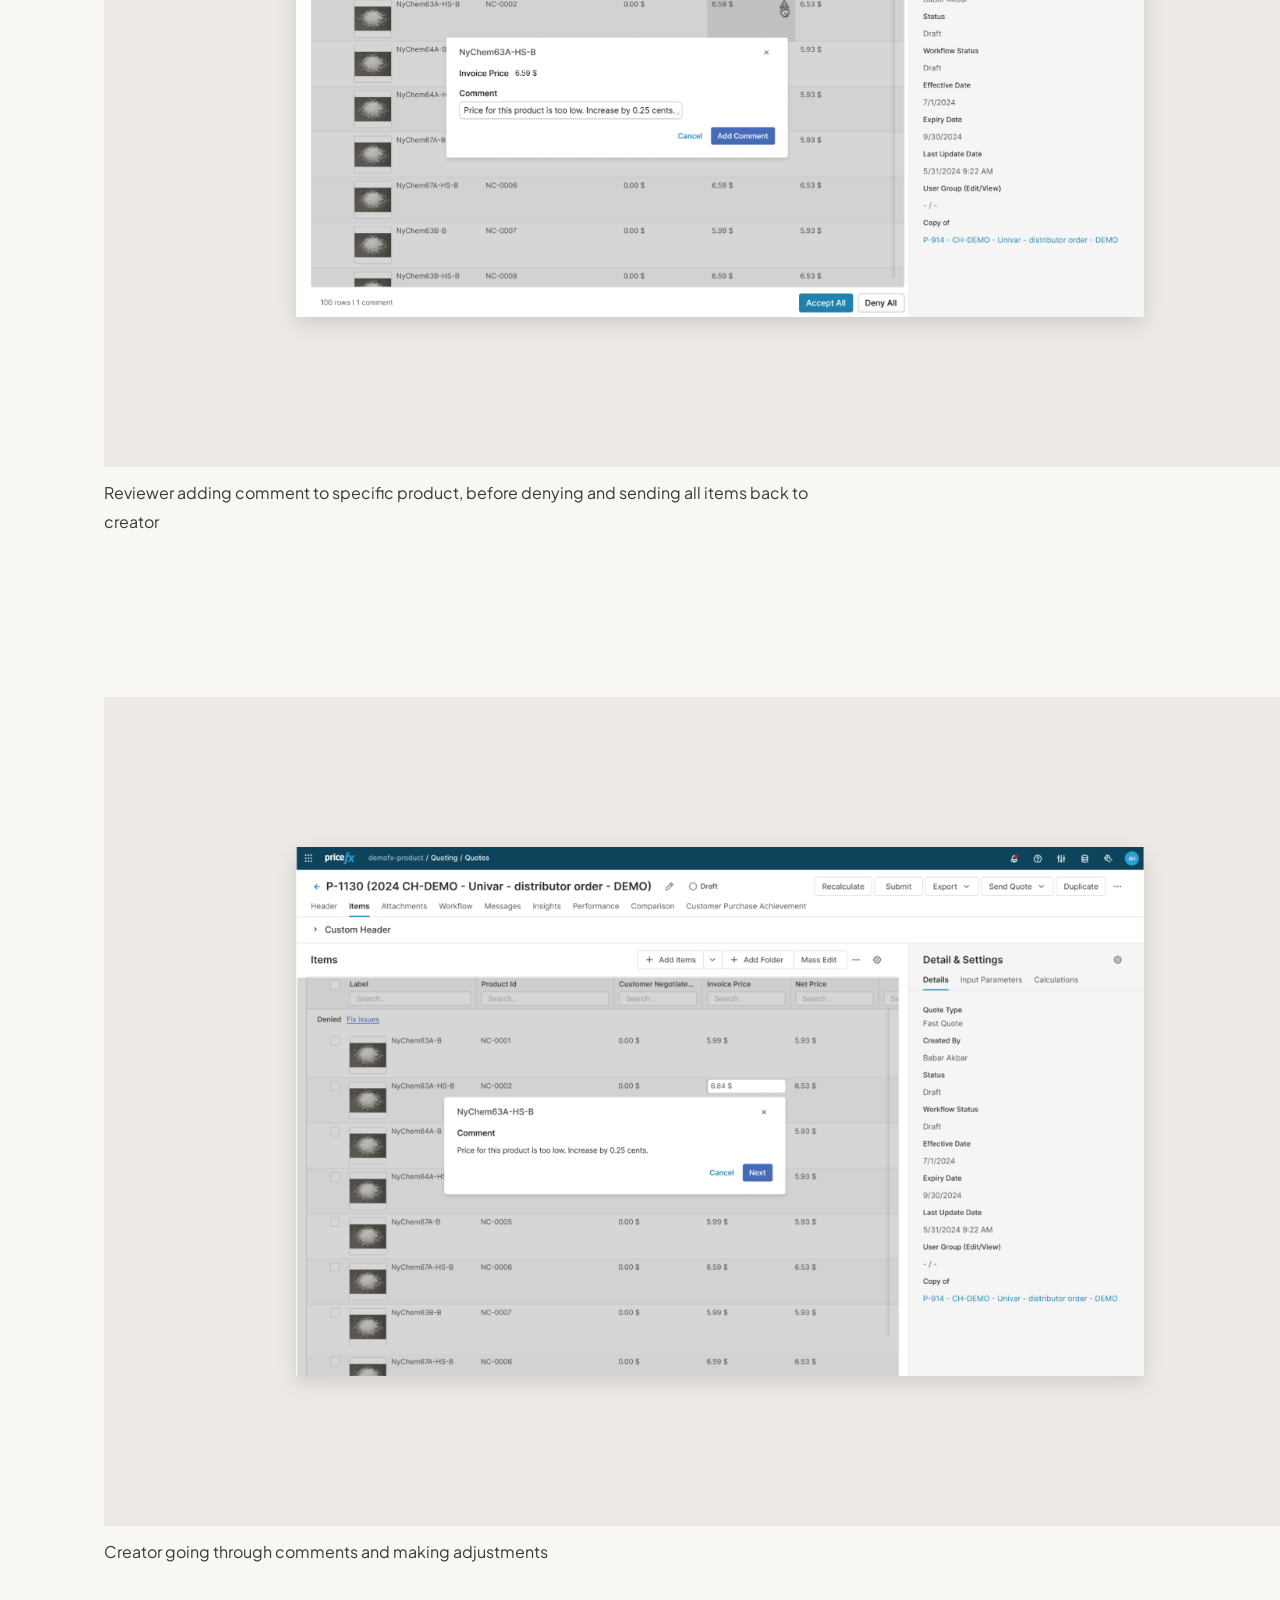
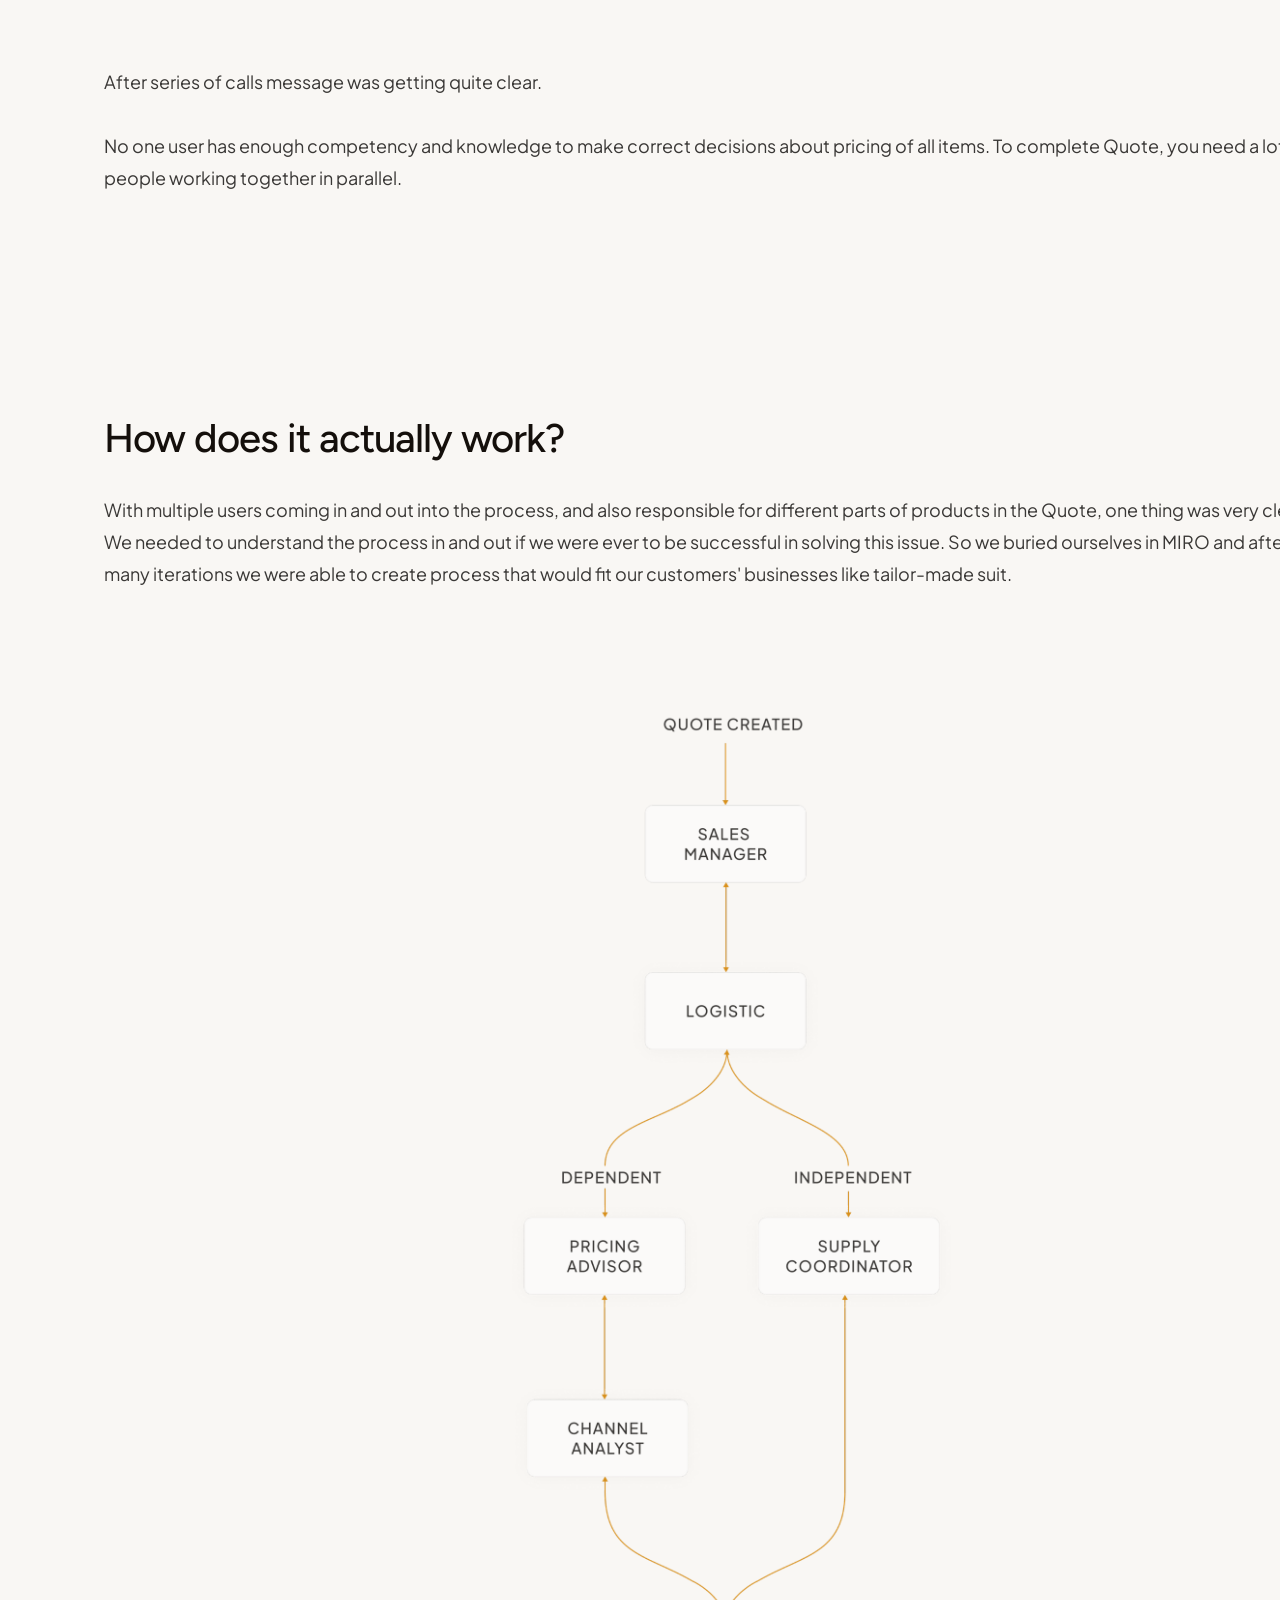
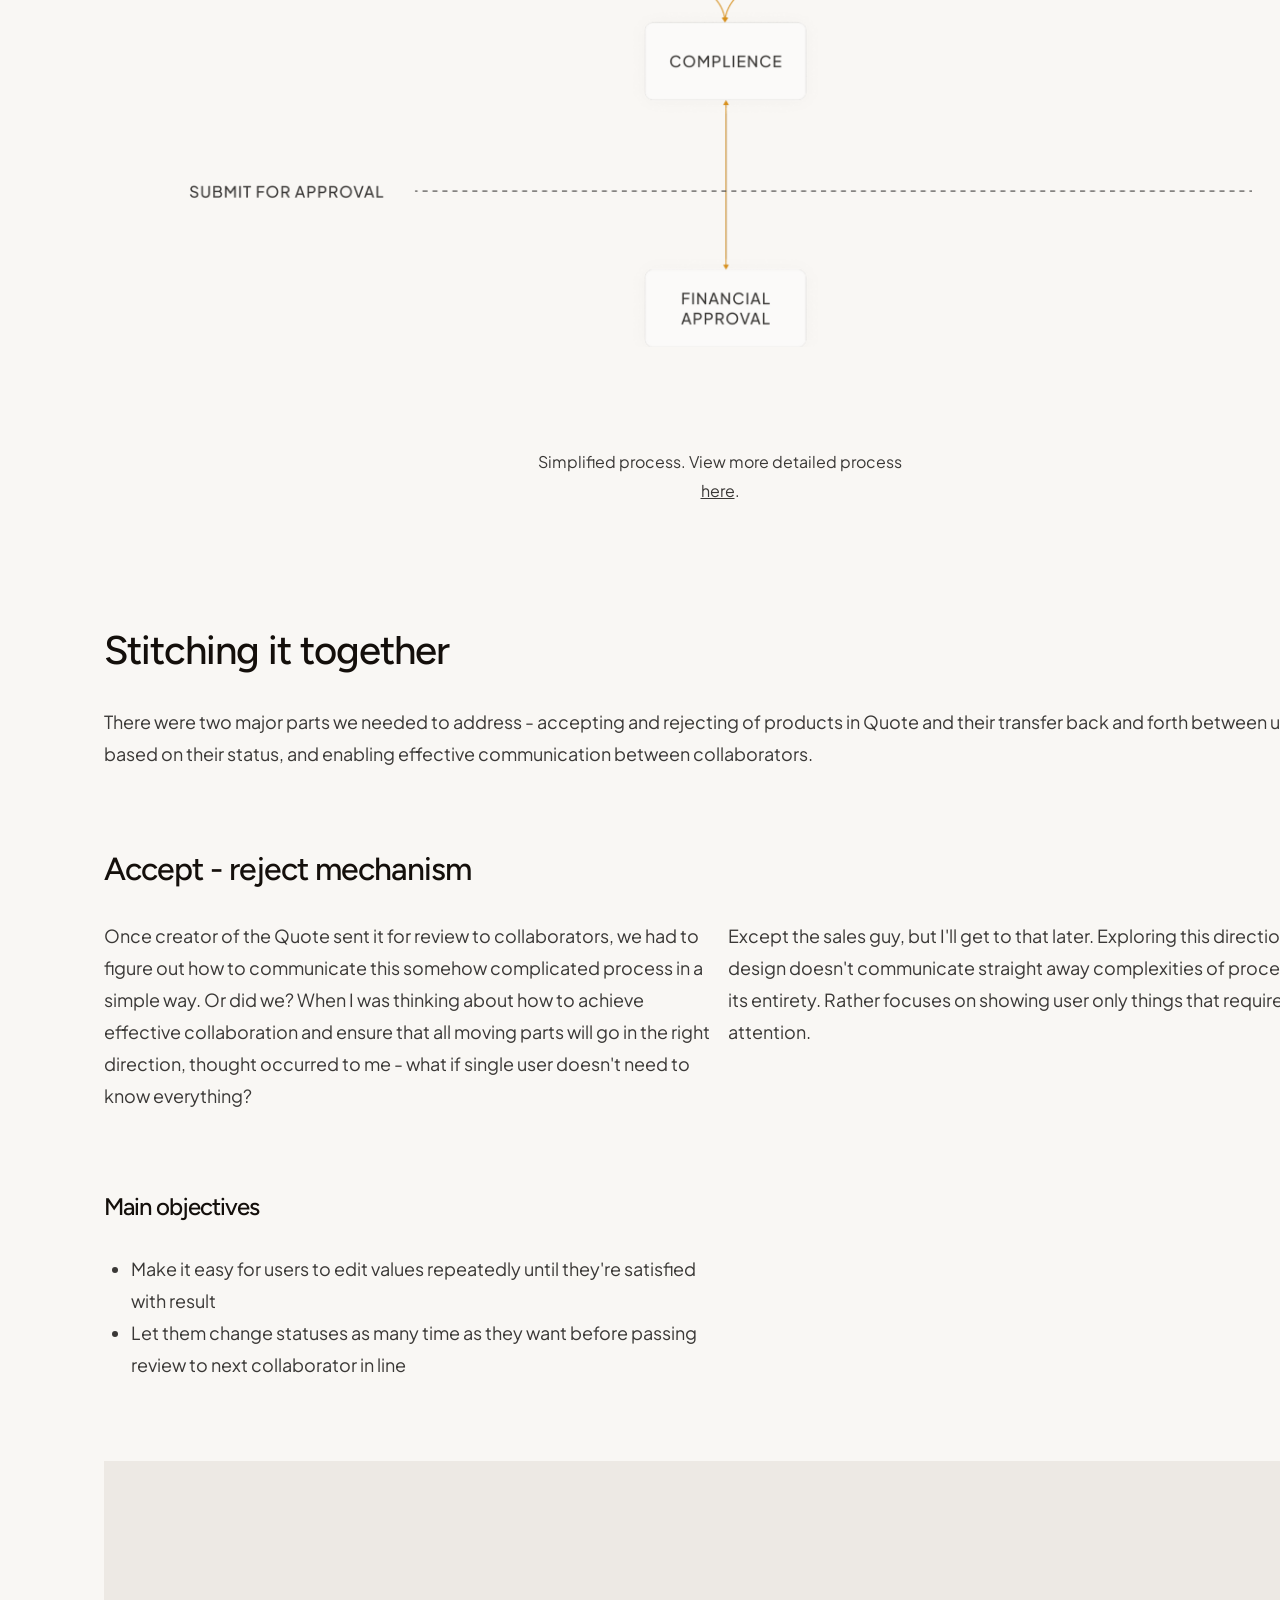
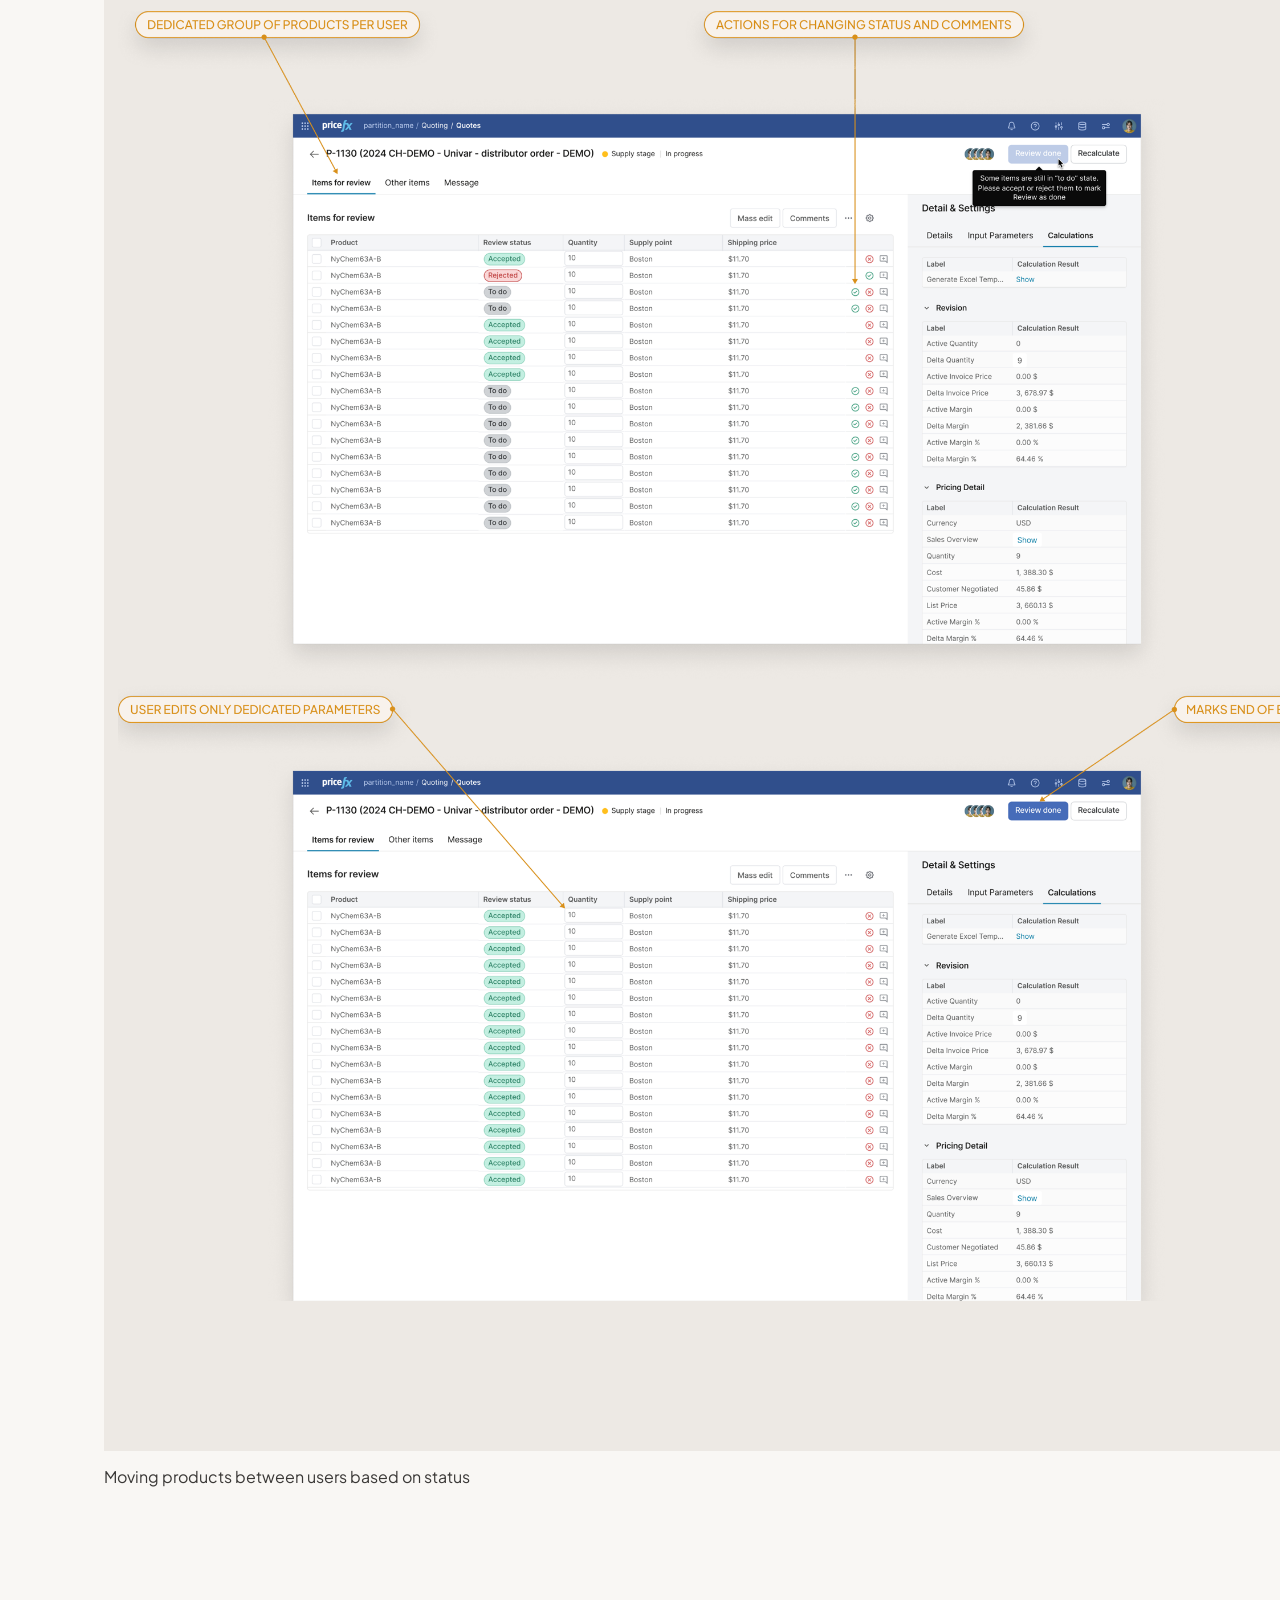
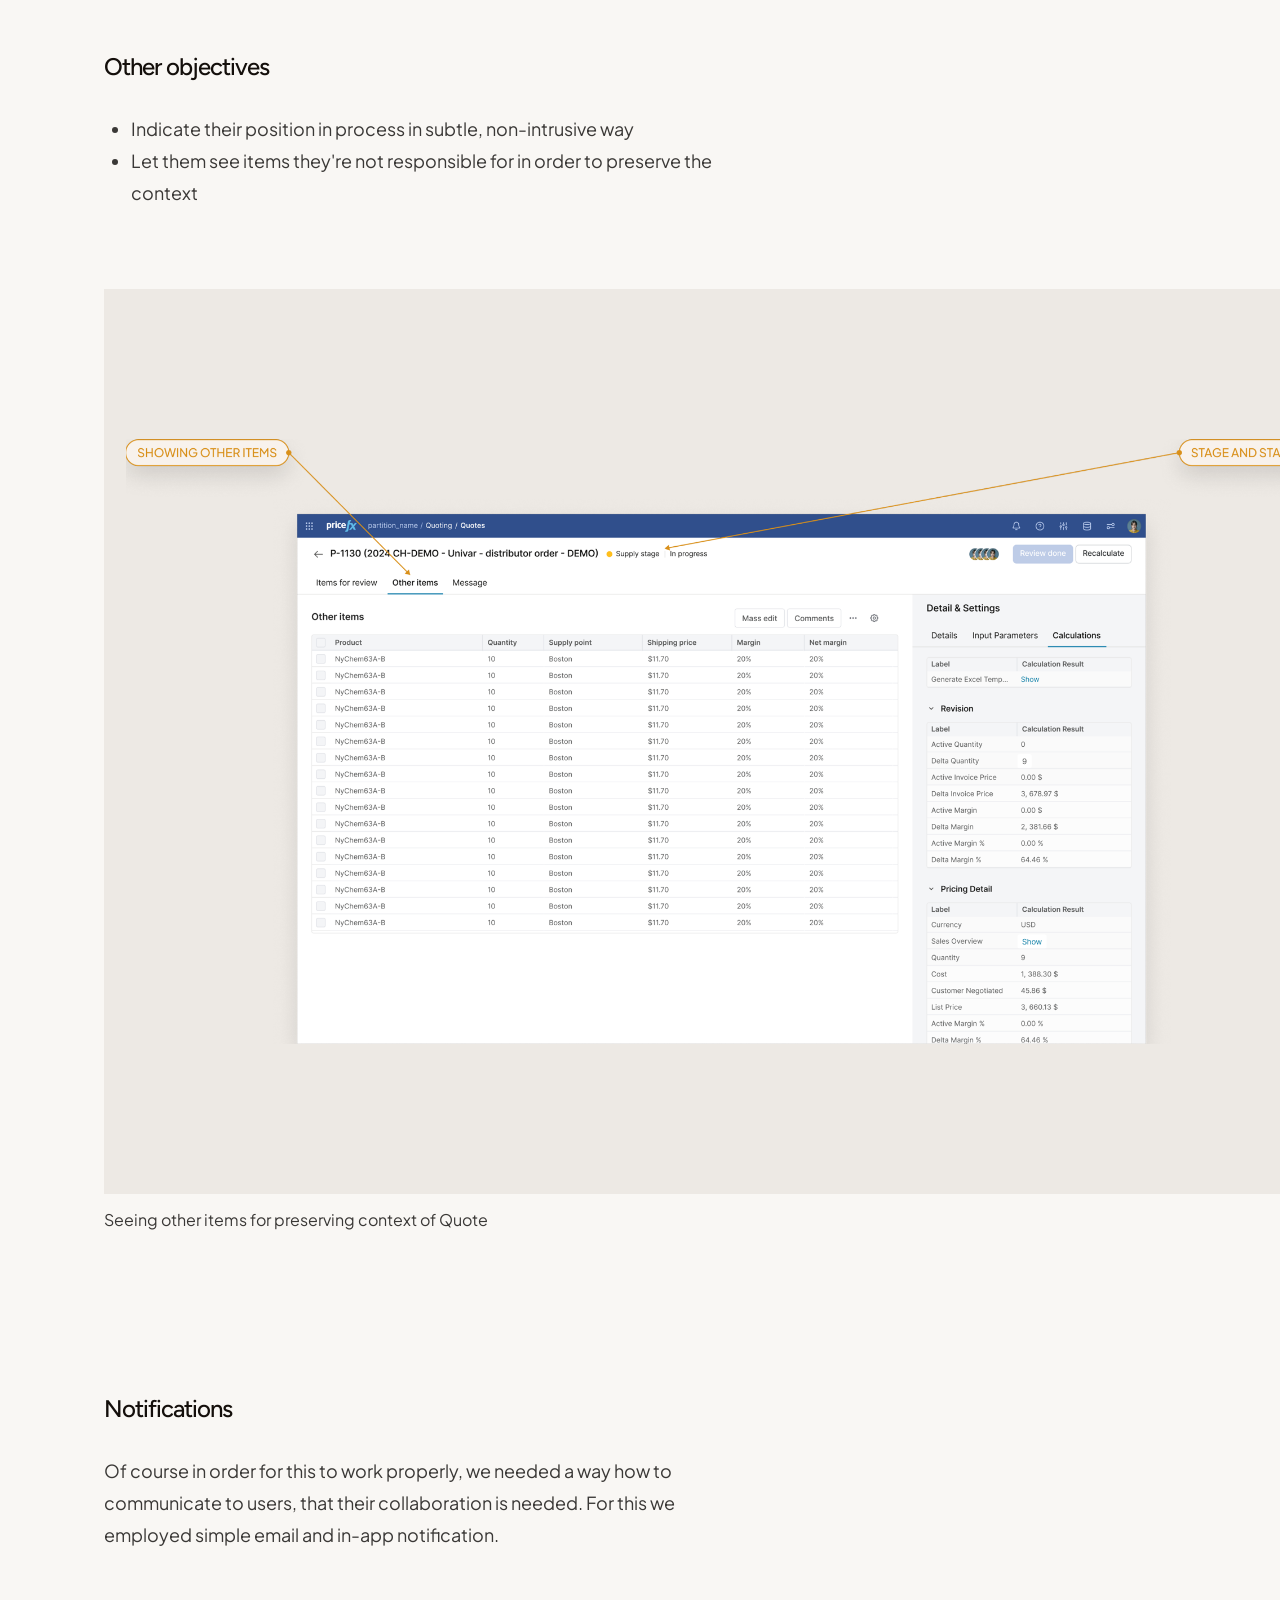
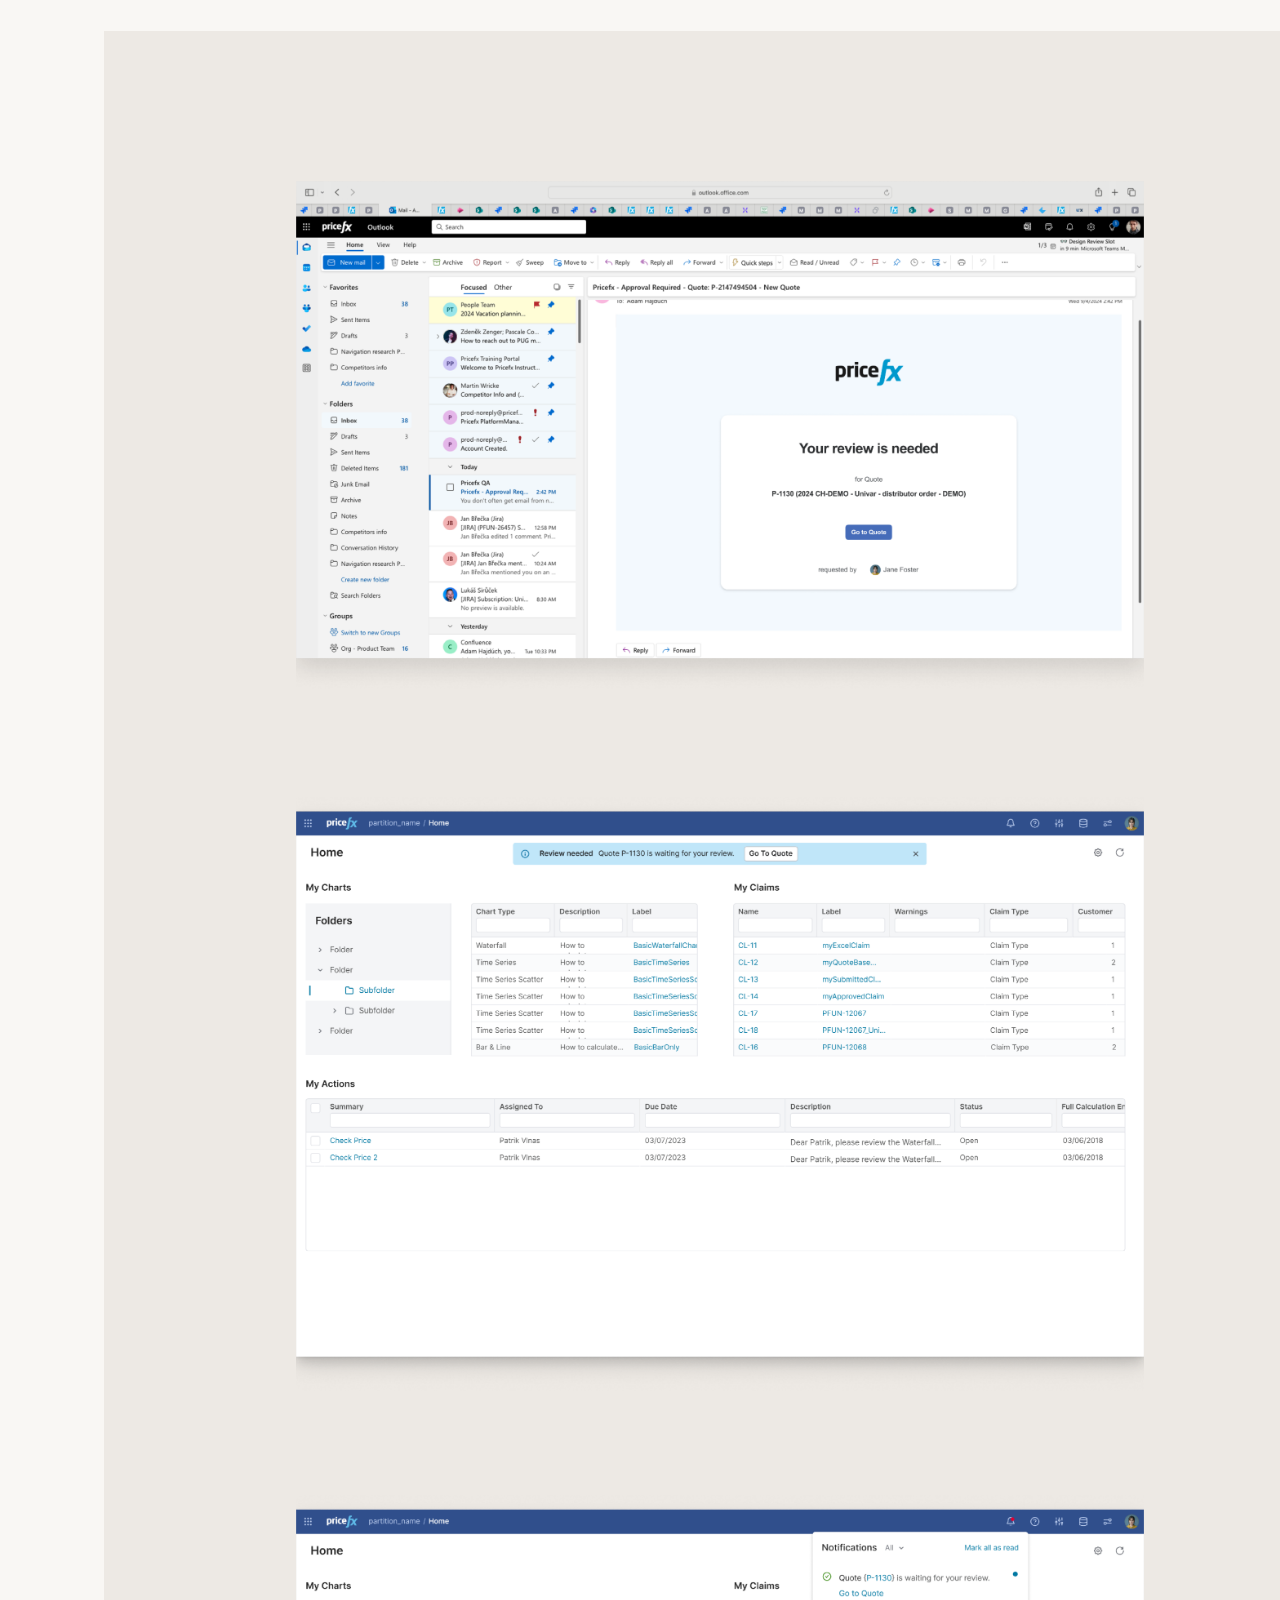
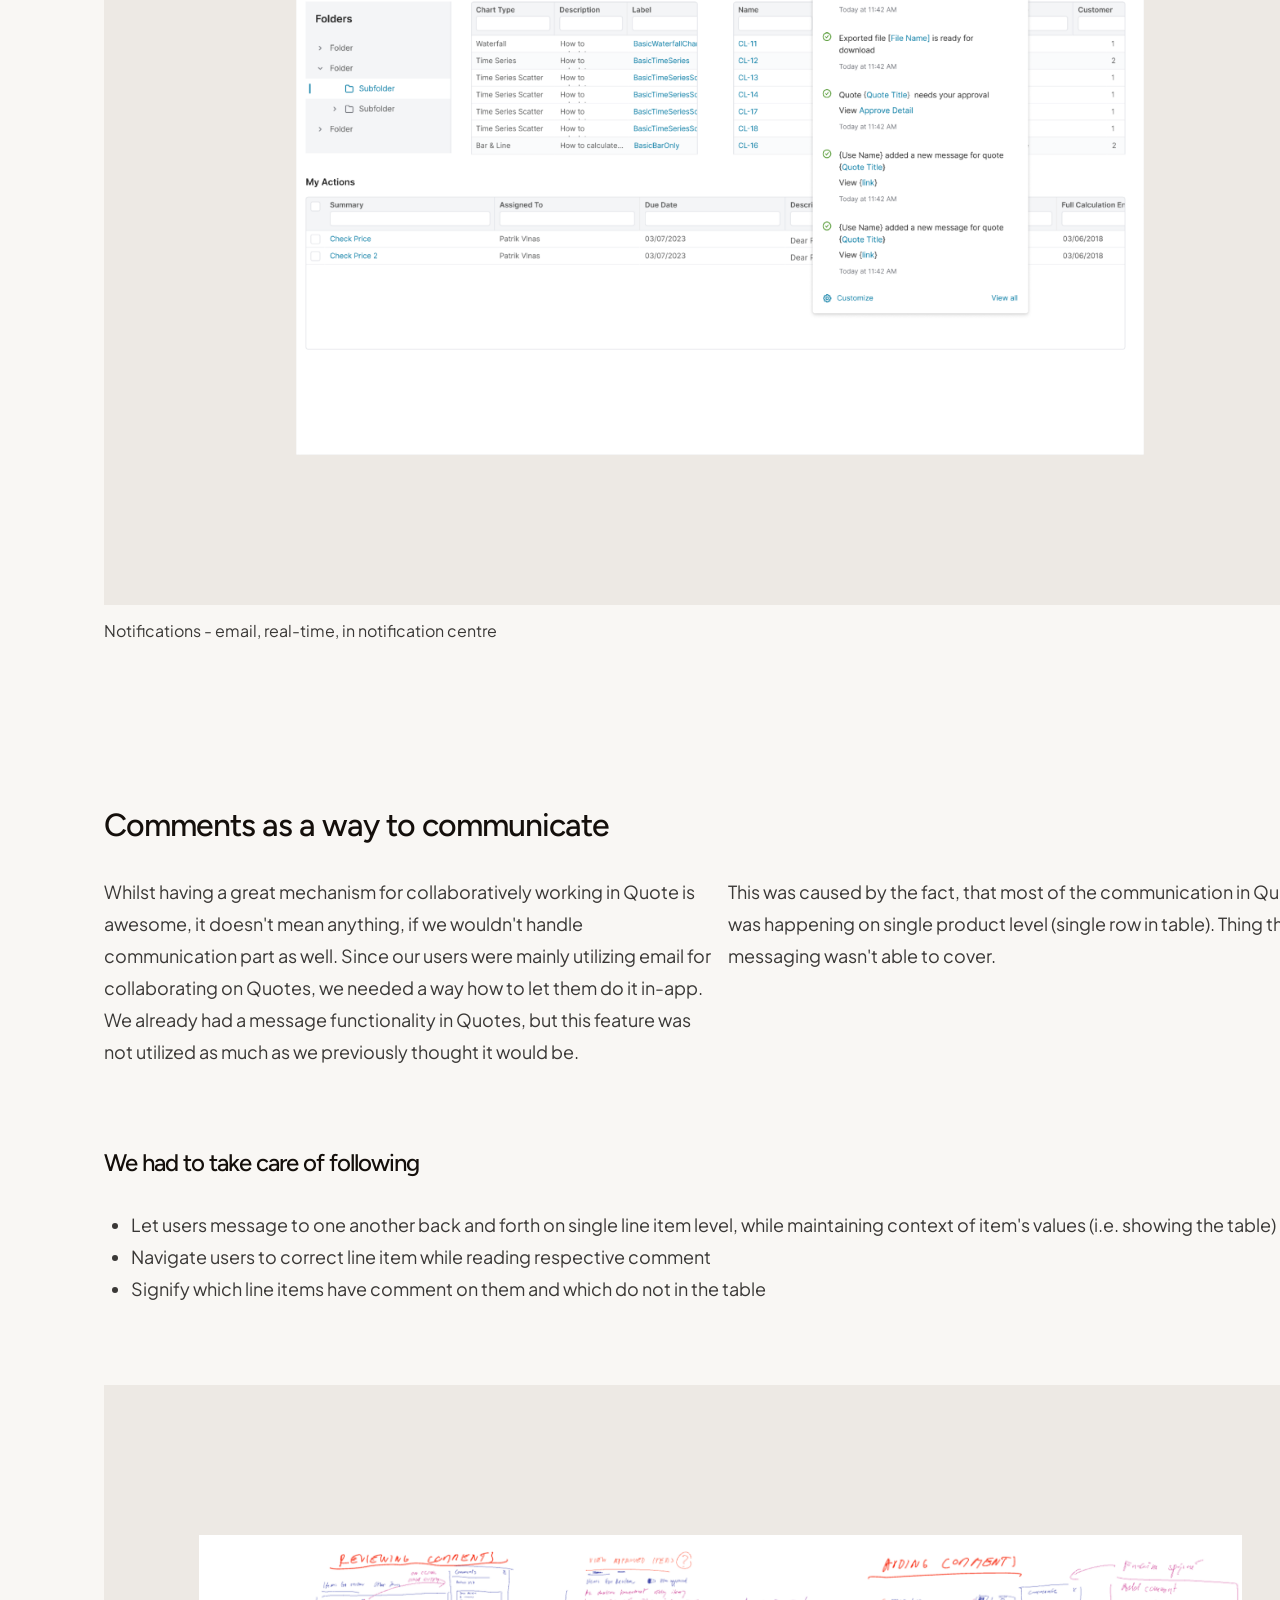
<file: collab-workflows.html>
<!DOCTYPE html>
<html lang="en">
<head>
  <meta charset="UTF-8">
  <meta name="viewport" content="width=device-width, initial-scale=1.0">
  <title>Collaboration Workflows — Adam Hajdúch</title>
  <link rel="preconnect" href="https://fonts.googleapis.com">
  <link rel="preconnect" href="https://fonts.gstatic.com" crossorigin>
  <link href="https://fonts.googleapis.com/css2?family=Figtree:wght@400;500;600&family=Plus+Jakarta+Sans:wght@400;600&display=swap" rel="stylesheet">
  <style>
    *, *::before, *::after { box-sizing: border-box; margin: 0; padding: 0; }

    body {
      background: #f9f7f4;
      min-width: 1440px;
    }

    :root {
      --side: max(104px, calc((100vw - 1232px) / 2));
    }

    .page {
      display: flex;
      flex-direction: column;
      align-items: flex-start;
      padding-top: 104px;
    }

    /* ── Typography ── */
    .hero-title {
      font-family: 'Figtree', sans-serif;
      font-weight: 500;
      font-size: 80px;
      line-height: 100px;
      letter-spacing: -2.176px;
      color: #140f0b;
    }

    h2 {
      font-family: 'Figtree', sans-serif;
      font-weight: 500;
      font-size: 40px;
      letter-spacing: -1px;
      color: #140f0b;
      max-width: 1165px;
    }

    h3 {
      font-family: 'Figtree', sans-serif;
      font-weight: 500;
      font-size: 32px;
      letter-spacing: -1px;
      color: #140f0b;
      max-width: 1165px;
    }

    h4 {
      font-family: 'Figtree', sans-serif;
      font-weight: 500;
      font-size: 24px;
      letter-spacing: -1px;
      color: #140f0b;
      max-width: 1165px;
    }

    .label {
      font-family: 'Plus Jakarta Sans', sans-serif;
      font-weight: 600;
      font-size: 12px;
      letter-spacing: 1.54px;
      text-transform: uppercase;
      color: #746d67;
    }

    .body {
      font-family: 'Plus Jakarta Sans', sans-serif;
      font-weight: 400;
      font-size: 18px;
      line-height: 32px;
      color: #3a3836;
    }

    .body li {
      margin-left: 27px;
      line-height: 32px;
    }

    .meta-items {
      font-family: 'Plus Jakarta Sans', sans-serif;
      font-weight: 400;
      font-size: 18px;
      line-height: 40px;
      color: #3a3836;
    }

    .caption {
      font-family: 'Plus Jakarta Sans', sans-serif;
      font-weight: 400;
      font-size: 16px;
      line-height: 1.8;
      color: #3a3836;
      max-width: 761px;
    }

    .caption a { color: #3a3836; }

    /* ── Layout ── */
    .s {
      width: 100%;
      padding: 120px var(--side);
    }

    .s h2 { margin-bottom: 32px; }
    .s h3 { margin-bottom: 32px; }
    .s h4 { margin-bottom: 32px; }

    .two-col { display: flex; gap: 16px; }
    .col { width: 608px; flex-shrink: 0; }
    .col-grow { flex: 1; min-width: 0; }

    /* ── Full-width image ── */
    .img-full { width: 100%; display: block; }

    /* ── Visual block: padded outer + beige bg + image centered ── */
    .vb {
      width: 100%;
      padding: 0 var(--side);
      display: flex;
      flex-direction: column;
      gap: 12px;
    }

    .vb-bg {
      background: #ede9e4;
      display: flex;
      justify-content: center;
      padding: 150px 0;
      width: 100%;
    }

    .vb-frame {
      position: relative;
      overflow: hidden;
      flex-shrink: 0;
    }

    .vb-frame img {
      position: absolute;
      max-width: none;
    }

    .vb-frame.simple img {
      position: static;
      display: block;
      width: 100%;
      height: auto;
    }

    /* Screenshot with subtle shadow */
    .vb-shadow {
      box-shadow: 0 0 0.743px rgba(0,0,0,.07), 0 7.432px 18.58px rgba(0,0,0,.12);
    }

    /* ── Diagrams centered section ── */
    .diagrams {
      width: 100%;
      display: flex;
      flex-direction: column;
      align-items: center;
      gap: 100px;
      padding: 60px var(--side) 100px;
    }

    .diagram-item {
      display: flex;
      flex-direction: column;
      align-items: center;
      gap: 32px;
    }

    .diagram-frame {
      position: relative;
      overflow: hidden;
      flex-shrink: 0;
    }

    .diagram-frame img {
      position: absolute;
      max-width: none;
    }

    .diagram-caption {
      font-family: 'Plus Jakarta Sans', sans-serif;
      font-weight: 400;
      font-size: 16px;
      line-height: 1.8;
      color: #3a3836;
      text-align: center;
    }

    /* ── Footer nav ── */
    .footer-nav {
      width: 100%;
      display: flex;
      align-items: center;
      justify-content: space-between;
      padding: 64px var(--side);
    }

    .nav-link {
      display: flex;
      align-items: center;
      gap: 20px;
      text-decoration: none;
    }

    .nav-label {
      font-family: 'Figtree', sans-serif;
      font-weight: 500;
      font-size: 34px;
      color: #140f0b;
      white-space: nowrap;
    }

    .nav-arrow { display: block; width: 67.368px; height: 23.158px; color: #140f0b; transition: color 0.15s ease; }
    .nav-arrow-back { transform: scaleX(-1); }
    .nav-link:hover .nav-arrow  { color: #281F15; }
    .nav-link:active .nav-arrow { color: #37291A; }
  </style>
</head>
<body>
<div class="page">

  <!-- Hero heading -->
  <div class="s" style="padding-top: 0; padding-bottom: 100px;">
    <h1 class="hero-title">Collaboration Workflows enabled multiple users to work on Quote in parallel, at the same time.</h1>
  </div>

  <!-- My role + Results -->
  <div class="s" style="padding-top: 0; padding-bottom: 100px;">
    <div class="two-col">
      <div class="col">
        <p class="label" style="margin-bottom: 14px;">My role</p>
        <div class="meta-items">
          <p>End-to-end product design</p>
          <p>Shaped system architecture in close collaboration with PM and engineering</p>
          <p>Led concept testing with 10–15 users</p>
        </div>
      </div>
      <div class="col">
        <p class="label" style="margin-bottom: 14px;">Results</p>
        <div class="meta-items">
          <p>Exxon Mobil - one of top 10 customers, renewed their contract with Pricefx specifically because of this feature</p>
          <p>Pricefx was able to raise their price to Exxon on renewal</p>
          <p>Shell - another top 10 customer is now testing the feature</p>
        </div>
      </div>
    </div>
  </div>

  <!-- Overview image (full width) -->
  <img class="img-full" src="assets/cw-overview.png" alt="Collaboration Workflows overview">

  <!-- What is Quoting? -->
  <div class="s">
    <h2>What is Quoting?</h2>
    <p class="body">Quoting is part of Pricefx product, which allows businesses to negotiate profitable pricing for their products. As product designer, I was tasked to introduce collaboration and communication between users into this process, working side by side with PM and Dev team.</p>
  </div>

  <!-- When time is of essence -->
  <div class="s">
    <h2>When time is of essence</h2>
    <div class="two-col">
      <p class="body col">In the world of pricing everything is about timing. Whether it's setting strategic pricing or reacting to sudden changes that are impacting your price - being quick is of utmost importance. This is true also for Quoting, where you want to make the best possible offer to your customer, while grabbing as much revenue as you can, for yourself.<br><br>When Quote arrives even half day later than agreed, it might mean that your customer will choose someone else and you're loosing big time.</p>
      <p class="body col">Back in the August of 2024, we've heard rumors that this is happening to some of our customers. Creating Quote took too long and if customer wasn't happy about it, Quote has to be reworked and entire process started again. There were rumors that this process is taking as much as 19 days for some of our customer.<br><br>In that moment we knew - it's time to get our hands dirty again!</p>
    </div>
  </div>

  <!-- Picture worth of thousand words -->
  <div class="s">
    <h2>Picture worth of thousand words</h2>
    <div class="two-col">
      <p class="body col">It was late August and the next release was drawing closer and closer. We heard rumors, but we didn't know what was causing the problems for sure. Was it sheer amount of products in the Quote, that was causing delays? Or was it rigid process of approvals that made Quote go in circles before it was completed? Or could it be that responsible people needed to take turns on Quote to complete it?</p>
      <div class="body col">
        <p>I knew I had to talk to users to find out, but I didn't have enough time to do full-blown research study with interviews. With other projects on my hands, it just wasn't possible. There had to be another way.</p>
        <br>
        <p>And then it occurred to me - why not compile everything we know into quick and dirty prototype and show it to users right away?</p>
      </div>
    </div>
  </div>

  <!-- Two enter, one leaves -->
  <div class="s">
    <h2>Two enter, one leaves</h2>
    <div class="two-col">
      <p class="body col">When I went searching for evidence, I could never anticipate what I was going to find out. It looked like our users needed to send emails to each other to make sure that certain changes in Quote will happen. At first, I didn't understand. Why would they need to do this? Wouldn't it be much easier to just make changes themselves?</p>
      <div class="body col">
        <p>Puzzled, but determined, we sat down for brainstorming sessions and came up with two approaches. One was assuming that actual editing of Quote is done by single user and this user gets information about what to input into Quote via emails from colleagues. Second one was complete opposite - we assumed that everyone is making edits.</p>
        <br>
        <p>I quickly jotted down two concepts with help of HTML export from current app and we went to our users.</p>
      </div>
    </div>
  </div>

  <!-- Diagrams -->
  <div class="diagrams">
    <div class="diagram-item">
      <div class="diagram-frame" style="width: 366px; height: 153.725px;">
        <img src="assets/cw-diagram-1.png" alt="Diagram: single creator" style="width: 110.21%; height: 100%; left: -5.11%; top: 0;">
      </div>
      <p class="diagram-caption" style="width: 381px;">1 Creator and 1 Reviewer. Only Creator edits the Quote.</p>
    </div>
    <div class="diagram-item">
      <div class="diagram-frame" style="width: 579px; height: 239.793px;">
        <img src="assets/cw-diagram-2.png" alt="Diagram: parallel editing" style="width: 106.51%; height: 115.62%; left: -3.24%; top: -7.4%;">
      </div>
      <div class="diagram-caption" style="width: 428px;">
        <p>Everyone edits the Quote - Creator and Reviewer as well.</p>
        <p>Multiple reviews going on in parallel.</p>
      </div>
    </div>
  </div>

  <!-- Visual: Prototype screenshots (stacked, gap 160px) -->
  <div style="width: 100%; display: flex; flex-direction: column; gap: 160px;">
    <div class="vb">
      <div class="vb-bg">
        <div class="vb-frame vb-shadow" style="width: 848px; height: 529.653px;">
          <img src="assets/cw-prototype-1.png" alt="Reviewer adding comment" style="width: 101.44%; height: 102.41%; left: -0.72%; top: -0.94%;">
        </div>
      </div>
      <p class="caption">Reviewer adding comment to specific product, before denying and sending all items back to creator</p>
    </div>
    <div class="vb">
      <div class="vb-bg">
        <div class="vb-frame vb-shadow" style="width: 848px; height: 528.753px;">
          <img src="assets/cw-prototype-2.png" alt="Creator going through comments" style="width: 101.24%; height: 102.31%; left: -0.52%; top: -0.94%;">
        </div>
      </div>
      <p class="caption">Creator going through comments and making adjustments</p>
    </div>
  </div>

  <!-- After series of calls -->
  <div class="s" style="padding-top: 100px; padding-bottom: 100px;">
    <div class="body">
      <p>After series of calls message was getting quite clear.</p>
      <br>
      <p>No one user has enough competency and knowledge to make correct decisions about pricing of all items. To complete Quote, you need a lot of people working together in parallel.</p>
    </div>
  </div>

  <!-- How does it actually work? -->
  <div class="s">
    <h2>How does it actually work?</h2>
    <p class="body">With multiple users coming in and out into the process, and also responsible for different parts of products in the Quote, one thing was very clear. We needed to understand the process in and out if we were ever to be successful in solving this issue. So we buried ourselves in MIRO and after many iterations we were able to create process that would fit our customers' businesses like tailor-made suit.</p>
  </div>

  <!-- Diagram 3: Process flow -->
  <div style="width: 100%; display: flex; flex-direction: column; align-items: center; gap: 101px; padding-bottom: 0;">
    <div style="width: 1063px; height: 1237px; position: relative; overflow: hidden; flex-shrink: 0;">
      <img src="assets/cw-process-flow.png" alt="Process flow diagram" style="position: absolute; width: 100%; height: 101.59%; left: 0; top: 0; max-width: none;">
    </div>
    <p class="diagram-caption" style="width: 404px;">
      Simplified process. View more detailed process <a href="https://drive.google.com/file/d/1WT8qUf3lSUYYN2aF5o-Qsn4mKz6cIT6Z/view?usp=sharing" target="_blank" style="color:#3a3836;">here</a>.
    </p>
  </div>

  <!-- Stitching it together -->
  <div class="s" style="padding-bottom: 80px;">
    <h2>Stitching it together</h2>
    <p class="body">There were two major parts we needed to address - accepting and rejecting of products in Quote and their transfer back and forth between users, based on their status, and enabling effective communication between collaborators.</p>
  </div>

  <!-- Accept - reject mechanism -->
  <div class="s" style="padding-top: 0; padding-bottom: 80px;">
    <div style="display: flex; flex-direction: column; gap: 80px;">
      <div>
        <h3>Accept - reject mechanism</h3>
        <div class="two-col">
          <p class="body col">Once creator of the Quote sent it for review to collaborators, we had to figure out how to communicate this somehow complicated process in a simple way. Or did we? When I was thinking about how to achieve effective collaboration and ensure that all moving parts will go in the right direction, thought occurred to me - what if single user doesn't need to know everything?</p>
          <p class="body col">Except the sales guy, but I'll get to that later. Exploring this direction, design doesn't communicate straight away complexities of process in its entirety. Rather focuses on showing user only things that require his attention.</p>
        </div>
      </div>
      <div>
        <h4>Main objectives</h4>
        <ul class="body" style="width: 608px;">
          <li>Make it easy for users to edit values repeatedly until they're satisfied with result</li>
          <li>Let them change statuses as many time as they want before passing review to next collaborator in line</li>
        </ul>
      </div>
    </div>
  </div>

  <!-- Visual: Main objectives -->
  <div class="vb">
    <div class="vb-bg">
      <div class="vb-frame" style="width: 1204px; height: 1290.047px;">
        <img src="assets/cw-main-objectives.png" alt="Moving products between users" style="width: 104.16%; height: 103.88%; left: -2.09%; top: -1.17%;">
      </div>
    </div>
    <p class="caption">Moving products between users based on status</p>
  </div>

  <!-- Other objectives -->
  <div class="s" style="padding-top: 160px; padding-bottom: 80px;">
    <h4>Other objectives</h4>
    <ul class="body" style="width: 608px;">
      <li>Indicate their position in process in subtle, non-intrusive way</li>
      <li>Let them see items they're not responsible for in order to preserve the context</li>
    </ul>
  </div>

  <!-- Visual: Other objectives -->
  <div class="vb">
    <div class="vb-bg">
      <div class="vb-frame" style="width: 1189px; height: 604.786px;">
        <img src="assets/cw-other-objectives.png" alt="Seeing other items for context" style="width: 104.22%; height: 108.3%; left: -2.11%; top: -2.5%;">
      </div>
    </div>
    <p class="caption">Seeing other items for preserving context of Quote</p>
  </div>

  <!-- Notifications -->
  <div class="s" style="padding-top: 160px; padding-bottom: 80px;">
    <h4>Notifications</h4>
    <p class="body" style="width: 608px;">Of course in order for this to work properly, we needed a way how to communicate to users, that their collaboration is needed. For this we employed simple email and in-app notification.</p>
  </div>

  <!-- Visual: Notifications -->
  <div class="vb">
    <div class="vb-bg">
      <div class="vb-frame" style="width: 848px; height: 1873.488px;">
        <img src="assets/cw-notifications.png" alt="Notifications" style="width: 105.87%; height: 102.66%; left: -2.93%; top: -0.8%;">
      </div>
    </div>
    <p class="caption">Notifications - email, real-time, in notification centre</p>
  </div>

  <!-- Comments as a way to communicate -->
  <div class="s" style="padding-top: 160px; padding-bottom: 80px;">
    <div style="display: flex; flex-direction: column; gap: 80px;">
      <div>
        <h3>Comments as a way to communicate</h3>
        <div class="two-col">
          <p class="body col">Whilst having a great mechanism for collaboratively working in Quote is awesome, it doesn't mean anything, if we wouldn't handle communication part as well. Since our users were mainly utilizing email for collaborating on Quotes, we needed a way how to let them do it in-app. We already had a message functionality in Quotes, but this feature was not utilized as much as we previously thought it would be.</p>
          <p class="body col">This was caused by the fact, that most of the communication in Quote was happening on single product level (single row in table). Thing that our messaging wasn't able to cover.</p>
        </div>
      </div>
      <div>
        <h4>We had to take care of following</h4>
        <ul class="body" style="width: 1232px;">
          <li>Let users message to one another back and forth on single line item level, while maintaining context of item's values (i.e. showing the table)</li>
          <li>Navigate users to correct line item while reading respective comment</li>
          <li>Signify which line items have comment on them and which do not in the table</li>
        </ul>
      </div>
    </div>
  </div>

  <!-- Visual: Early sketches -->
  <div class="vb">
    <div class="vb-bg">
      <div class="vb-frame simple" style="width: 1043px; height: 693.636px;">
        <img src="assets/cw-early-sketches.png" alt="Early sketches of Comments">
      </div>
    </div>
    <p class="caption">Early sketches of Comments</p>
  </div>

  <!-- Visual: Comments components -->
  <div class="vb" style="padding-top: 160px;">
    <div class="vb-bg">
      <div class="vb-frame" style="width: 1180px; height: 1600.769px;">
        <img src="assets/cw-comments-components.png" alt="Comments components" style="width: 104.22%; height: 102.73%; left: -2.11%; top: -0.93%;">
      </div>
    </div>
    <p class="caption">Comments components</p>
  </div>

  <!-- Visual: Adding comments -->
  <div class="vb" style="padding-top: 160px;">
    <div class="vb-bg">
      <div class="vb-frame" style="width: 848px; height: 1228.009px;">
        <img src="assets/cw-adding-comments.png" alt="Adding comments to product" style="width: 105.89%; height: 104.07%; left: -2.94%; top: -1.22%;">
      </div>
    </div>
    <p class="caption">Adding comments to product</p>
  </div>

  <!-- Visual: Filtering -->
  <div class="vb" style="padding-top: 160px;">
    <div class="vb-bg">
      <div class="vb-frame" style="width: 848px; height: 1202.301px;">
        <img src="assets/cw-filtering.png" alt="Filtering products with comment" style="width: 105.91%; height: 104.14%; left: -2.96%; top: -1.25%;">
      </div>
    </div>
    <p class="caption">Filtering product with comment</p>
  </div>

  <!-- Activity log and Collaboration overview -->
  <div class="s" style="padding-top: 160px; padding-bottom: 80px;">
    <h3>Activity log and Collaboration overview</h3>
    <p class="body" style="width: 608px;">As our customers are usually large enterprises, their processes must give a thought or two to audits. To know who did what, when and in which manner, was non-negotiable and we needed to provide a way how to track it and show it in our application. Hand in hand with that, we needed to show users the state of collaboration.</p>
  </div>

  <!-- Visual: Activity tracking -->
  <div class="vb">
    <div class="vb-bg">
      <div class="vb-frame" style="width: 848px; height: 2090.479px;">
        <img src="assets/cw-activity-tracking.png" alt="Status and activity tracking" style="width: 105.79%; height: 102.37%; left: -2.9%; top: -0.7%;">
      </div>
    </div>
    <p class="caption">Status and activity tracking in-app</p>
  </div>

  <!-- Delivery and results -->
  <div class="s" style="padding-top: 160px; padding-bottom: 64px;">
    <h2>Delivery and results</h2>
    <div class="two-col">
      <p class="body col-grow">When we've got this out of the door, we started gathering feedback from our customers. Generally, the feedback was great praising possibility to collaborate on Quote in such effective manner. Fast forward one year, and one of the TOP 10 customers - Exxon mobile, is already using it in their environment, citing this to be the only reason for renewing their yearly contract with Pricefx.</p>
      <p class="body col">In addition to that, thanks to Collaboration Workflows, Pricefx was even able to negotiate higher pricing for Exxon's renewal. And now, Shell - another customer from TOP 10, is starting to test it on their environment.</p>
    </div>
  </div>

  <!-- Footer nav -->
  <div class="footer-nav">
    <a href="index.html" class="nav-link">
      <svg class="nav-arrow nav-arrow-back" width="67" height="23" viewBox="0 0 67 23" fill="none" xmlns="http://www.w3.org/2000/svg"><path d="M0 11.5H57M57 11.5L46 1.5M57 11.5L46 21.5" stroke="currentColor" stroke-width="2.5" stroke-linecap="round" stroke-linejoin="round"/></svg>
      <span class="nav-label">Home</span>
    </a>
    <a href="swipe-clean.html" class="nav-link">
      <span class="nav-label">Next</span>
      <svg class="nav-arrow" width="67" height="23" viewBox="0 0 67 23" fill="none" xmlns="http://www.w3.org/2000/svg"><path d="M0 11.5H57M57 11.5L46 1.5M57 11.5L46 21.5" stroke="currentColor" stroke-width="2.5" stroke-linecap="round" stroke-linejoin="round"/></svg>
    </a>
  </div>

</div>
</body>
</html>
</file>
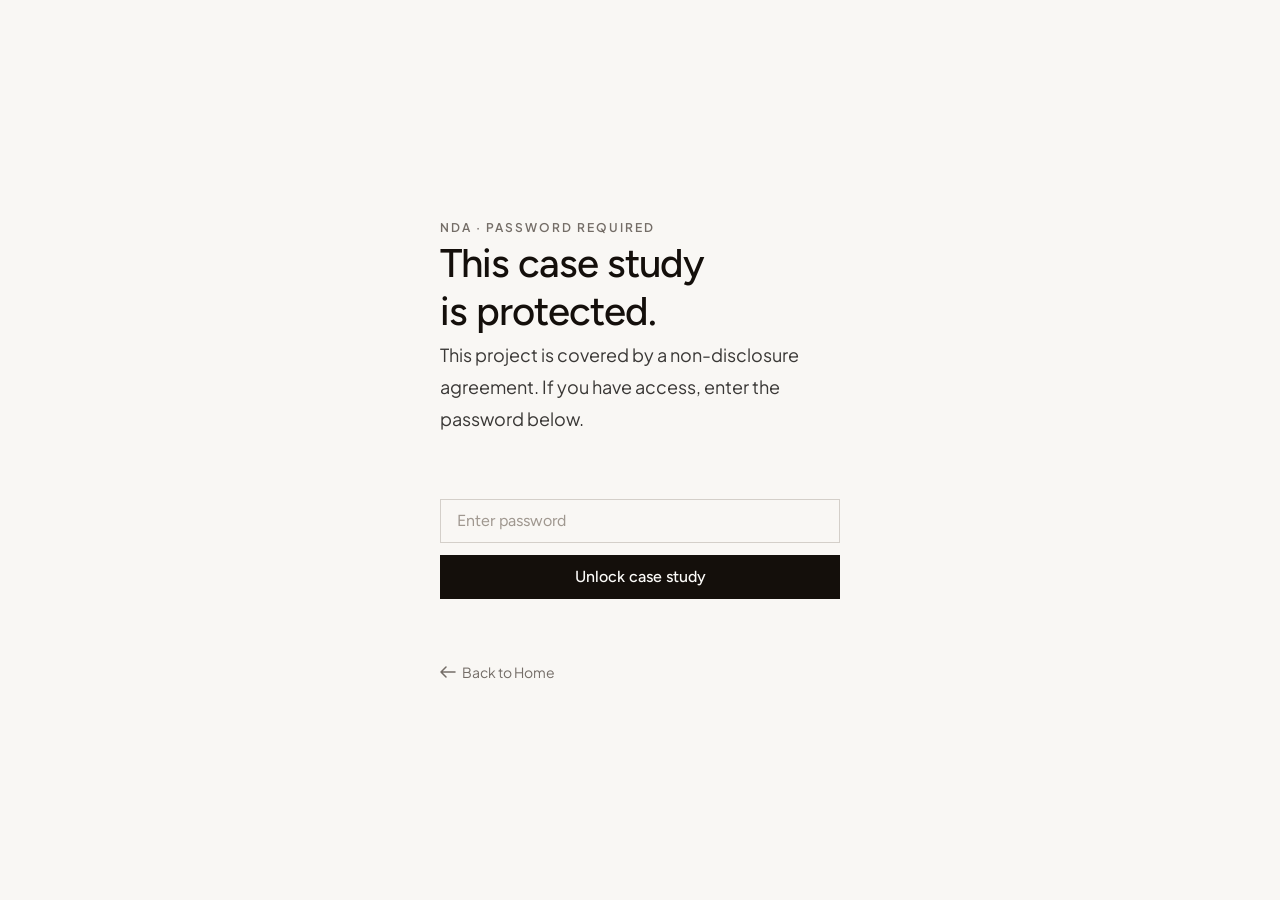
<file: password-mock.html>
<!DOCTYPE html>
<html lang="en">
<head>
  <meta charset="UTF-8">
  <meta name="viewport" content="width=device-width, initial-scale=1.0">
  <title>Password protected</title>
  <link rel="preconnect" href="https://fonts.googleapis.com">
  <link rel="preconnect" href="https://fonts.gstatic.com" crossorigin>
  <link href="https://fonts.googleapis.com/css2?family=Figtree:wght@400;500;600&family=Plus+Jakarta+Sans:wght@400;600&display=swap" rel="stylesheet">
  <style>
    *, *::before, *::after { box-sizing: border-box; margin: 0; padding: 0; }

    body {
      background: #f9f7f4;
      color: #140f0b;
      min-height: 100vh;
      display: flex;
      align-items: center;
      justify-content: center;
      font-family: 'Figtree', sans-serif;
    }

    .card {
      display: flex;
      flex-direction: column;
      align-items: flex-start;
      gap: 64px;
      width: 400px;
    }

    .case-label {
      font-family: 'Plus Jakarta Sans', sans-serif;
      font-weight: 600;
      font-size: 12px;
      letter-spacing: 2px;
      text-transform: uppercase;
      color: #746d67;
      margin-bottom: 4px;
    }

    .case-title {
      font-family: 'Figtree', sans-serif;
      font-weight: 500;
      font-size: 40px;
      letter-spacing: -1px;
      color: #140f0b;
      margin-bottom: 4px;
    }

    .case-body {
      font-family: 'Plus Jakarta Sans', sans-serif;
      font-weight: 400;
      font-size: 18px;
      line-height: 32px;
      color: #3a3836;
    }

    .input-row {
      display: flex;
      flex-direction: column;
      gap: 12px;
      width: 100%;
    }

    input[type="password"] {
      width: 100%;
      height: 44px;
      padding: 0 16px;
      border: 1.5px solid #d4cfc9;
      background: #f9f7f4;
      font-family: 'Figtree', sans-serif;
      font-size: 16px;
      color: #140f0b;
      outline: none;
      transition: border-color 0.15s ease;
    }

    input[type="password"]::placeholder {
      color: #a09890;
    }

    input[type="password"]:focus {
      border-color: #140f0b;
    }

    input[type="password"].error {
      border-color: #c0392b;
      animation: shake 0.3s ease;
    }

    @keyframes shake {
      0%, 100% { transform: translateX(0); }
      25%       { transform: translateX(-6px); }
      75%       { transform: translateX(6px); }
    }

    .error-msg {
      font-family: 'Plus Jakarta Sans', sans-serif;
      font-size: 13px;
      color: #c0392b;
      display: none;
    }

    .error-msg.visible { display: block; }

    .btn {
      display: inline-flex;
      align-items: center;
      justify-content: center;
      background: #140f0b;
      color: #fcfbf9;
      font-family: 'Figtree', sans-serif;
      font-weight: 500;
      font-size: 16px;
      line-height: 20px;
      padding: 12px 20px;
      text-decoration: none;
      white-space: nowrap;
      border: none;
      cursor: pointer;
      transition: background 0.15s ease, box-shadow 0.15s ease, transform 0.1s ease;
    }

    .btn:hover  { background: #281F15; box-shadow: 0px 4px 8px rgba(20,15,11,0.12), 0px 8px 16px rgba(20,15,11,0.03); }
    .btn:active { background: #37291A; transform: scale(0.98); }

    .back-link {
      font-family: 'Plus Jakarta Sans', sans-serif;
      font-size: 14px;
      color: #746d67;
      text-decoration: none;
      display: inline-flex;
      align-items: center;
      gap: 6px;
      transition: color 0.15s ease;
    }

    .back-link:hover { color: #140f0b; }

    .back-link svg { transition: transform 0.15s ease; }
    .back-link:hover svg { transform: translateX(-3px); }
  </style>
</head>
<body>

  <div class="card">
    <div>
      <p class="case-label">NDA · Password required</p>
      <p class="case-title">This case study<br>is protected.</p>
      <p class="case-body">This project is covered by a non-disclosure agreement. If you have access, enter the password below.</p>
    </div>

    <div class="input-row">
      <input type="password" id="pwd" placeholder="Enter password" autocomplete="off">
      <span class="error-msg" id="err">Incorrect password. Try again.</span>
      <button class="btn" onclick="checkPassword()">Unlock case study</button>
    </div>

    <a href="index.html" class="back-link">
      <svg width="16" height="12" viewBox="0 0 16 12" fill="none" xmlns="http://www.w3.org/2000/svg">
        <path d="M15 6H1M1 6L6 1M1 6L6 11" stroke="currentColor" stroke-width="1.5" stroke-linecap="round" stroke-linejoin="round"/>
      </svg>
      Back to Home
    </a>
  </div>

  <script>
    function checkPassword() {
      const input = document.getElementById('pwd');
      const err = document.getElementById('err');
      input.classList.remove('error');
      void input.offsetWidth; // retrigger animation
      if (input.value !== 'correct') {
        input.classList.add('error');
        err.classList.add('visible');
      } else {
        window.location.href = 'index.html';
      }
    }

    document.getElementById('pwd').addEventListener('keydown', e => {
      if (e.key === 'Enter') checkPassword();
    });
  </script>

</body>
</html>
</file>
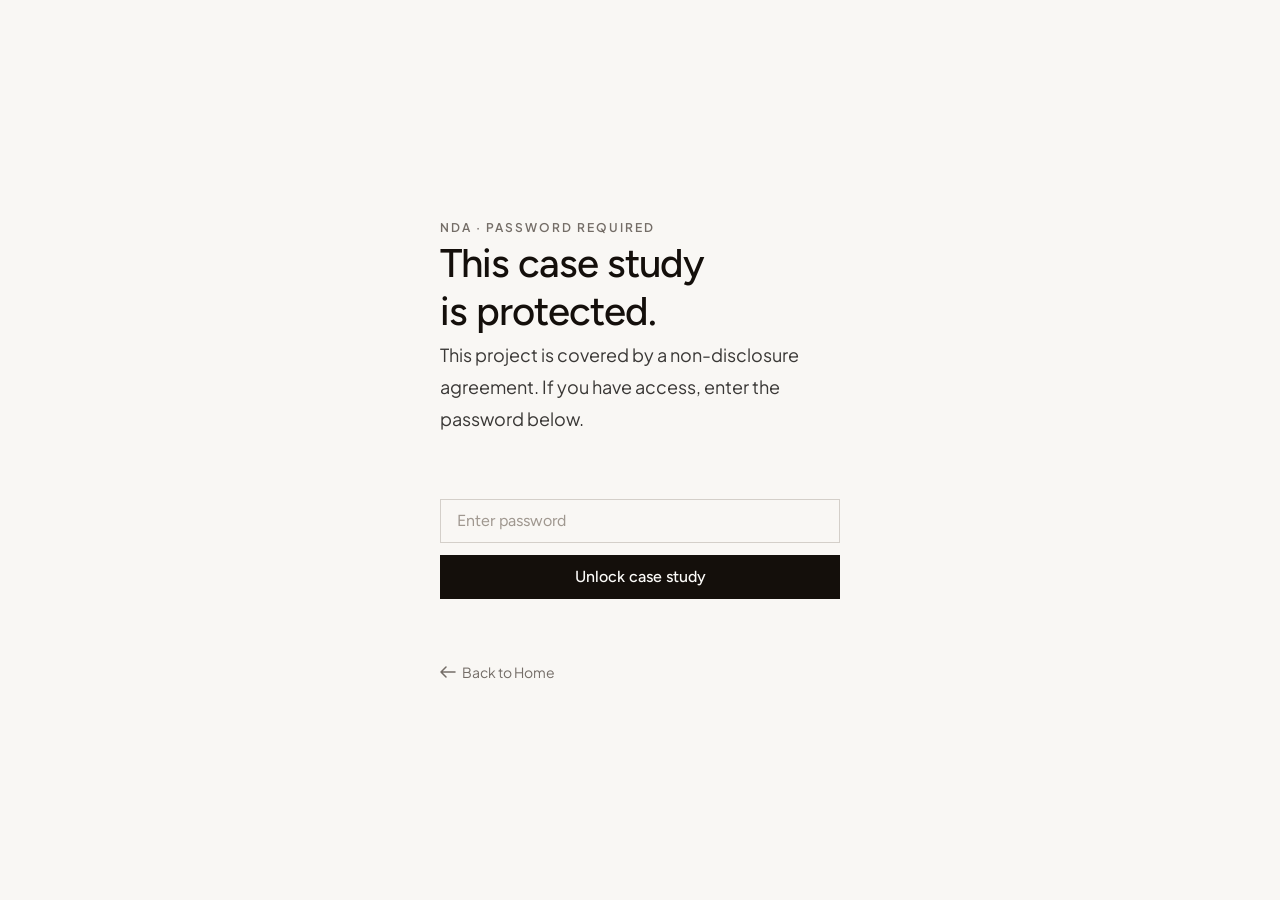
<file: password.html>
<!DOCTYPE html>
<html lang="en">
<head>
  <meta charset="UTF-8">
  <meta name="viewport" content="width=device-width, initial-scale=1.0">
  <title>Password protected</title>
  <link rel="preconnect" href="https://fonts.googleapis.com">
  <link rel="preconnect" href="https://fonts.gstatic.com" crossorigin>
  <link href="https://fonts.googleapis.com/css2?family=Figtree:wght@400;500;600&family=Plus+Jakarta+Sans:wght@400;600&display=swap" rel="stylesheet">
  <style>
    *, *::before, *::after { box-sizing: border-box; margin: 0; padding: 0; }

    body {
      background: #f9f7f4;
      color: #140f0b;
      min-height: 100vh;
      display: flex;
      align-items: center;
      justify-content: center;
      font-family: 'Figtree', sans-serif;
    }

    .card {
      display: flex;
      flex-direction: column;
      align-items: flex-start;
      gap: 64px;
      width: 400px;
    }

    .case-label {
      font-family: 'Plus Jakarta Sans', sans-serif;
      font-weight: 600;
      font-size: 12px;
      letter-spacing: 2px;
      text-transform: uppercase;
      color: #746d67;
      margin-bottom: 4px;
    }

    .case-title {
      font-family: 'Figtree', sans-serif;
      font-weight: 500;
      font-size: 40px;
      letter-spacing: -1px;
      color: #140f0b;
      margin-bottom: 4px;
    }

    .case-body {
      font-family: 'Plus Jakarta Sans', sans-serif;
      font-weight: 400;
      font-size: 18px;
      line-height: 32px;
      color: #3a3836;
    }

    .input-row {
      display: flex;
      flex-direction: column;
      gap: 12px;
      width: 100%;
    }

    input[type="password"] {
      width: 100%;
      height: 44px;
      padding: 0 16px;
      border: 1.5px solid #d4cfc9;
      background: #f9f7f4;
      font-family: 'Figtree', sans-serif;
      font-size: 16px;
      color: #140f0b;
      outline: none;
      transition: border-color 0.15s ease;
    }

    input[type="password"]::placeholder { color: #a09890; }
    input[type="password"]:focus        { border-color: #140f0b; }

    input[type="password"].error {
      border-color: #c0392b;
      animation: shake 0.3s ease;
    }

    @keyframes shake {
      0%, 100% { transform: translateX(0); }
      25%       { transform: translateX(-6px); }
      75%       { transform: translateX(6px); }
    }

    .error-msg {
      font-family: 'Plus Jakarta Sans', sans-serif;
      font-size: 13px;
      color: #c0392b;
      display: none;
    }

    .error-msg.visible { display: block; }

    .btn {
      display: inline-flex;
      align-items: center;
      justify-content: center;
      background: #140f0b;
      color: #fcfbf9;
      font-family: 'Figtree', sans-serif;
      font-weight: 500;
      font-size: 16px;
      line-height: 20px;
      padding: 12px 20px;
      text-decoration: none;
      white-space: nowrap;
      border: none;
      cursor: pointer;
      transition: background 0.15s ease, box-shadow 0.15s ease, transform 0.1s ease;
    }

    .btn:hover  { background: #281F15; box-shadow: 0px 4px 8px rgba(20,15,11,0.12), 0px 8px 16px rgba(20,15,11,0.03); }
    .btn:active { background: #37291A; transform: scale(0.98); }

    .back-link {
      font-family: 'Plus Jakarta Sans', sans-serif;
      font-size: 14px;
      color: #746d67;
      text-decoration: none;
      display: inline-flex;
      align-items: center;
      gap: 6px;
      transition: color 0.15s ease;
    }

    .back-link:hover { color: #140f0b; }
    .back-link svg { transition: transform 0.15s ease; }
    .back-link:hover svg { transform: translateX(-3px); }
  </style>
</head>
<body>

  <div class="card">
    <div>
      <p class="case-label">NDA · Password required</p>
      <p class="case-title">This case study<br>is protected.</p>
      <p class="case-body">This project is covered by a non-disclosure agreement. If you have access, enter the password below.</p>
    </div>

    <div class="input-row">
      <input type="password" id="pwd" placeholder="Enter password" autocomplete="off">
      <span class="error-msg" id="err">Incorrect password. Try again.</span>
      <button class="btn" onclick="checkPassword()">Unlock case study</button>
    </div>

    <a href="index.html" class="back-link">
      <svg width="16" height="12" viewBox="0 0 16 12" fill="none" xmlns="http://www.w3.org/2000/svg">
        <path d="M15 6H1M1 6L6 1M1 6L6 11" stroke="currentColor" stroke-width="1.5" stroke-linecap="round" stroke-linejoin="round"/>
      </svg>
      Back to Home
    </a>
  </div>

  <script>
    const PASSWORD = 'neviem';

    const params = new URLSearchParams(window.location.search);
    const next = params.get('next') || 'index.html';

    function checkPassword() {
      const input = document.getElementById('pwd');
      const err = document.getElementById('err');
      input.classList.remove('error');
      void input.offsetWidth;
      if (input.value !== PASSWORD) {
        input.classList.add('error');
        err.classList.add('visible');
      } else {
        sessionStorage.setItem('portfolio_auth', '1');
        window.location.href = next;
      }
    }

    document.getElementById('pwd').addEventListener('keydown', e => {
      if (e.key === 'Enter') checkPassword();
    });
  </script>

</body>
</html>
</file>
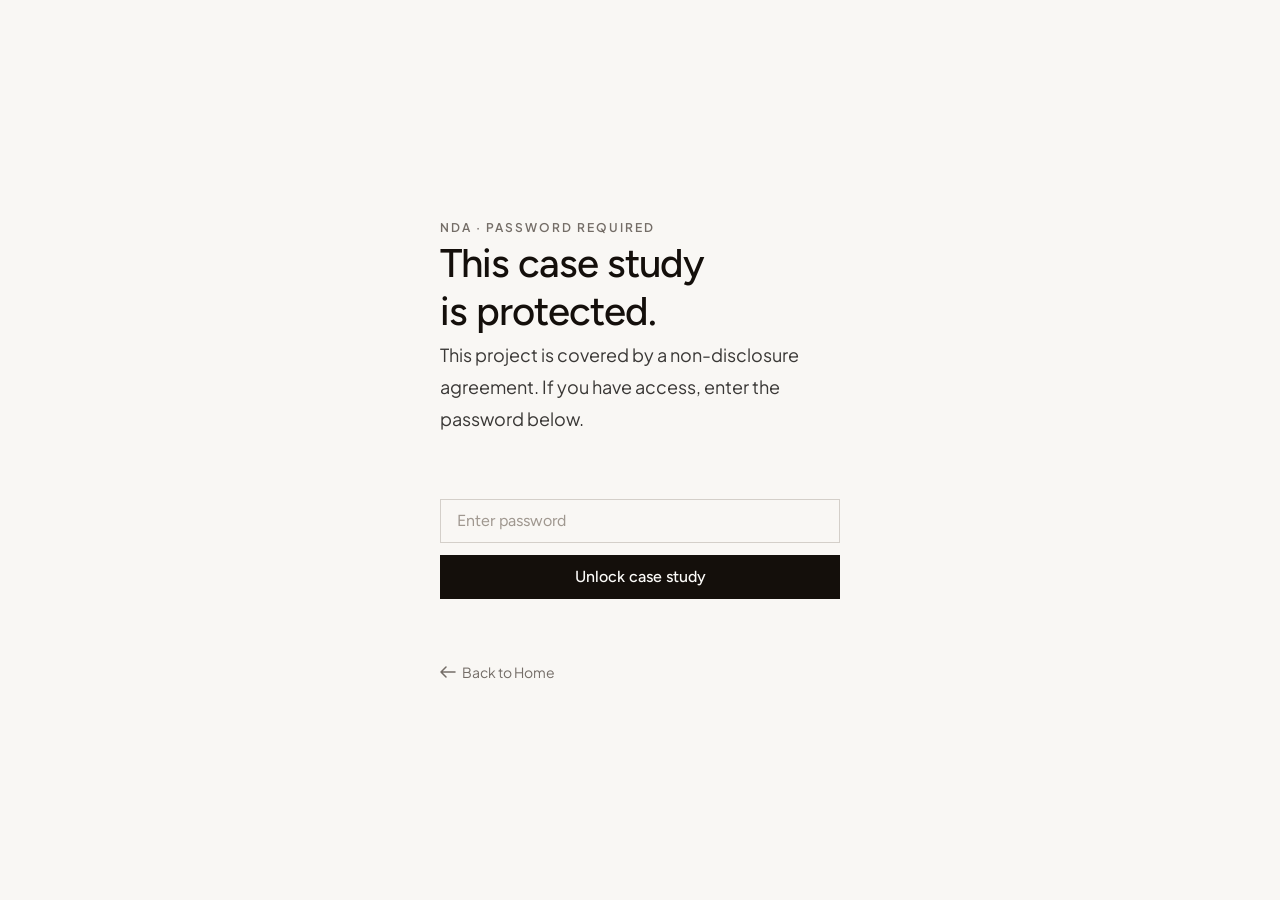
<file: swipe-clean.html>
<!DOCTYPE html>
<html lang="en">
<head>
  <meta charset="UTF-8">
  <meta name="viewport" content="width=device-width, initial-scale=1.0">
  <title>Swipe Clean — Adam Hajdúch</title>
  <link rel="preconnect" href="https://fonts.googleapis.com">
  <link rel="preconnect" href="https://fonts.gstatic.com" crossorigin>
  <link href="https://fonts.googleapis.com/css2?family=Figtree:wght@400;500;600&family=Plus+Jakarta+Sans:wght@400;600&display=swap" rel="stylesheet">
  <style>
    *, *::before, *::after { box-sizing: border-box; margin: 0; padding: 0; }

    body {
      background: #f9f7f4;
      min-width: 1440px;
    }

    :root {
      --side: max(104px, calc((100vw - 1232px) / 2));
    }

    .page {
      display: flex;
      flex-direction: column;
      align-items: flex-start;
      padding-top: 104px;
    }

    /* ── Typography ── */
    .hero-title {
      font-family: 'Figtree', sans-serif;
      font-weight: 500;
      font-size: 80px;
      line-height: 100px;
      letter-spacing: -2.176px;
      color: #140f0b;
    }

    h2 {
      font-family: 'Figtree', sans-serif;
      font-weight: 500;
      font-size: 40px;
      letter-spacing: -1px;
      color: #140f0b;
    }

    .label {
      font-family: 'Plus Jakarta Sans', sans-serif;
      font-weight: 600;
      font-size: 12px;
      letter-spacing: 1.54px;
      text-transform: uppercase;
      color: #746d67;
    }

    .body {
      font-family: 'Plus Jakarta Sans', sans-serif;
      font-weight: 400;
      font-size: 18px;
      line-height: 32px;
      color: #3a3836;
    }

    .meta-items {
      font-family: 'Plus Jakarta Sans', sans-serif;
      font-weight: 400;
      font-size: 18px;
      line-height: 40px;
      color: #3a3836;
    }

    /* ── Layout ── */
    .s {
      width: 100%;
      padding: 120px var(--side);
    }

    .s h2 { margin-bottom: 32px; }

    .two-col {
      display: flex;
      gap: 16px;
    }

    .col { width: 608px; flex-shrink: 0; }

    /* ── Beige containers ── */
    .beige {
      background: #ede9e4;
      width: 100%;
      flex-shrink: 0;
    }

    /* ── Hero phones: centered pair ── */
    .hero-phones {
      display: flex;
      gap: 24px;
      align-items: center;
      justify-content: center;
      padding: 60px 0;
      height: 1006px;
    }

    .hero-phones img {
      width: 553.125px;
      height: 759px;
      object-fit: cover;
      display: block;
      flex-shrink: 0;
    }

    /* ── Main screen: overflowing landscape image ── */
    .main-screen-container {
      padding: 60px var(--side);
      height: 1320px;
      overflow: hidden;
      display: flex;
      align-items: flex-start;
    }

    .main-screen-container img {
      width: 1756.625px;
      height: 1200px;
      object-fit: cover;
      flex-shrink: 0;
    }

    /* ── Set size rule image ── */
    .set-rule-container {
      padding: 150px var(--side);
      display: flex;
      align-items: flex-start;
    }

    .set-rule-container img {
      width: 1281.563px;
      height: 580px;
      object-fit: cover;
    }

    /* ── Interaction screenshots (no bg) ── */
    .interaction-container {
      width: 100%;
      padding: 60px var(--side);
      display: flex;
      flex-direction: column;
      gap: 80px;
    }

    .interaction-top {
      display: flex;
      gap: 216px;
      align-items: center;
    }

    .interaction-bottom {
      position: relative;
      height: 759px;
      width: 1232px;
    }

    /* ── End screens: centered 2×2 phone grid ── */
    .end-screens {
      display: flex;
      flex-direction: column;
      gap: 80px;
      align-items: center;
      justify-content: center;
      padding: 60px 0;
    }

    .end-row {
      display: flex;
      gap: 100px;
      align-items: center;
    }

    .end-row img {
      width: 382.906px;
      height: 759px;
      object-fit: cover;
      display: block;
      flex-shrink: 0;
    }

    /* ── Footer nav ── */
    .footer-nav {
      width: 100%;
      display: flex;
      align-items: center;
      justify-content: space-between;
      padding: 64px var(--side);
    }

    .nav-link {
      display: flex;
      align-items: center;
      gap: 20px;
      text-decoration: none;
    }

    .nav-label {
      font-family: 'Figtree', sans-serif;
      font-weight: 500;
      font-size: 34px;
      color: #140f0b;
      white-space: nowrap;
    }

    .nav-arrow { display: block; width: 67.368px; height: 23.158px; color: #140f0b; transition: color 0.15s ease; }
    .nav-arrow-back { transform: scaleX(-1); }
    .nav-link:hover .nav-arrow  { color: #281F15; }
    .nav-link:active .nav-arrow { color: #37291A; }
  </style>
</head>
<body>
  <script>
    if (!sessionStorage.getItem('portfolio_auth')) {
      window.location.replace('password.html?next=swipe-clean.html');
    }
  </script>
<div class="page">

  <!-- Hero heading -->
  <div class="s" style="padding-top: 0; padding-bottom: 100px;">
    <h1 class="hero-title">Swipe Clean is a new way to review and clean your photo gallery, one photo at a time, using swipe gestures.</h1>
  </div>

  <!-- My role + Results -->
  <div class="s" style="padding-top: 0; padding-bottom: 100px;">
    <div class="two-col">
      <div class="col">
        <p class="label" style="margin-bottom: 14px;">My role</p>
        <div class="meta-items">
          <p>End-to-end product design</p>
          <p>Designed photo categorization and set logic system</p>
          <p>Collaborated with UX researchers, engineers, and PM</p>
        </div>
      </div>
      <div class="col">
        <p class="label" style="margin-bottom: 14px;">Results</p>
        <div class="meta-items">
          <p>Feature shipped on iOS</p>
          <p>Usability testing confirmed swiping rated as faster, more fun, and more satisfying than existing manual cleaning methods</p>
        </div>
      </div>
    </div>
  </div>

  <!-- Hero: two swipe phones -->
  <div class="beige">
    <div class="hero-phones">
      <img src="assets/sc-hero-phone-left.png" alt="Swipe left">
      <img src="assets/sc-hero-phone-right.png" alt="Swipe right">
    </div>
  </div>

  <!-- Users came, cleaned once -->
  <div class="s">
    <h2 style="max-width: 1165px;">Users came, cleaned once, and never came back, and we kept asking the same question about why.</h2>
    <div class="two-col">
      <p class="body col">The retention problem in Avast Cleaner wasn't a mystery. Cleaning is a task people perform reactively, when storage pressure forces their hand. Without that pressure, there's no reason to return. Our research made the emotional dimension of this plain: users who didn't manage their photos regularly described feeling overwhelmed, guilty, and avoidant about it.</p>
      <p class="body col">They knew their gallery was a mess, felt ashamed of it, and dealt with the feeling by buying more cloud storage rather than actually cleaning. The challenge we kept coming back to was whether cleaning could become something users actually wanted to do — not a chore triggered by a full phone, but something they'd reach for on their own.</p>
    </div>
  </div>

  <!-- The grid wasn't overwhelming -->
  <div class="s">
    <h2 style="max-width: 1165px;">The grid wasn't overwhelming because users had too many photos. It was overwhelming because the photos had no meaning in that form.</h2>
    <div class="two-col">
      <p class="body col">Our existing cleaning interface showed photos as a grid of small thumbnails organized by month — which could contain anywhere from a handful to several thousand images. At thumbnail size, making a decision about any individual photo is nearly impossible. There's no context, no narrative, no way to orient yourself within the mass of images. Users would open it, feel immediately lost, and close it again.</p>
      <p class="body col">Swiping one photo at a time would solve part of the problem, but not the underlying one. To make cleaning feel manageable, we first needed to give the gallery structure that users could actually navigate.</p>
    </div>
  </div>

  <!-- Main screen (overflowing image) -->
  <div class="beige main-screen-container">
    <img src="assets/sc-main-screen.png" alt="Main screen with categories">
  </div>

  <!-- We organised the entire gallery -->
  <div class="s">
    <h2 style="max-width: 885px;">We organised the entire gallery into categories users already recognised, then broke each one into sets small enough to finish in a single session.</h2>
    <div class="two-col">
      <p class="body col">The categorization system was the core design work of the project. I defined eight categories — Utility photos, Moments, Trips, Holidays, Events, People, Pets, and Months — each with its own logic for detecting and grouping photos using metadata like location, date, time, and content recognition. Within each category, photos are further divided into sets bounded by a strict rule: every set must contain between 10 and 80 photos.</p>
      <p class="body col">The 80-photo ceiling was a deliberate design constraint. A set that can be swiped in a few minutes delivers immediate, tangible value — the space saved number updates, the set disappears, progress is visible. The category names and section headings were written to feel like reviewing memories, not managing storage. "Retrace your steps" for trips, "Moments" for algorithmically surfaced highlights.</p>
    </div>
  </div>

  <!-- Set size rule image -->
  <div class="beige set-rule-container">
    <img src="assets/sc-set-rule.png" alt="Set size rule: 10–80 photos">
  </div>

  <!-- The interaction needed to feel obvious -->
  <div class="s">
    <h2 style="max-width: 885px;">The interaction needed to feel immediately obvious. In testing, users compared it to dating apps within the first few photos.</h2>
    <div class="two-col">
      <p class="body col">The swiping interaction had one job: make each decision feel fast and consequence-free. Photos go to Trash, not permanent deletion — nothing is gone until the user decides to empty it. This separation was important because users in research consistently said they wanted control over deletion. The swipe is a sort, not a delete. Making that distinction clear in the interaction itself was the difference between an experience that felt safe to use quickly and one that felt risky.</p>
      <p class="body col">Feedback was designed to be immediate and legible at a glance. Color, motion, and a running counter all confirm what just happened without requiring the user to stop and read anything. In usability testing, the icon set and counter were described as a no-brainer — users picked up the pattern within the first two photos and kept going without hesitation. Several compared it to a game. That was exactly the response we were looking for.</p>
    </div>
  </div>

  <!-- Interaction screenshots -->
  <div class="interaction-container">
    <!-- Top row: swiping + result -->
    <div class="interaction-top">
      <img src="assets/sc-interaction-swipe.png" alt="Swipe interaction" style="width: 534.875px; height: 759px; object-fit: cover; flex-shrink: 0; display: block;">
      <img src="assets/sc-interaction-result-1.png" alt="Result" style="width: 382.906px; height: 759px; object-fit: cover; flex-shrink: 0; display: block;">
    </div>
    <!-- Bottom row: swipe right + result 2 -->
    <div class="interaction-bottom">
      <img src="assets/sc-hero-phone-right.png" alt="Swipe right" style="position: absolute; left: 156px; top: 0; width: 553px; height: 759px; object-fit: cover;">
      <img src="assets/sc-interaction-result-2.png" alt="Result 2" style="position: absolute; left: 755.06px; top: 0; width: 382.906px; height: 759px; object-fit: cover;">
    </div>
  </div>

  <!-- The end of each set -->
  <div class="s">
    <h2 style="max-width: 885px;">The end of each set is where the work becomes real.</h2>
    <div class="two-col">
      <p class="body col">Deletion lives in Trash rather than at the end of the swipe flow for a simple reason: Avast Cleaner already had a dedicated Trash section where all other deletions happened. Embedding deletion inside Swipe Clean would have split the same action across two different places in the app. Keeping it consistent meant directing users to Trash after swiping.</p>
      <p class="body col">The end of each set is a moment of payoff — the first place where the value of what the user just did becomes concrete. The number of photos sorted and the space that will be freed are shown before any permanent action is taken, giving users a reason to keep going without pressure to commit immediately.</p>
    </div>
  </div>

  <!-- End screens: 2×2 phone grid -->
  <div class="beige">
    <div class="end-screens">
      <div class="end-row">
        <img src="assets/sc-end-screen-1.png" alt="End of set screen">
        <img src="assets/sc-end-screen-2.png" alt="Trash screen">
      </div>
      <div class="end-row">
        <img src="assets/sc-end-screen-3.png" alt="Cleaned screen">
        <img src="assets/sc-end-screen-4.png" alt="Chart screen">
      </div>
    </div>
  </div>

  <!-- Cleaning a gallery full of memories -->
  <div class="s">
    <h2 style="max-width: 885px;">Cleaning a gallery full of memories should feel like revisiting them — not filing paperwork.</h2>
    <div class="two-col">
      <p class="body col">Every interaction in Swipe Clean is designed to work in the same direction: reduce friction, deliver value immediately, and make the next session feel like something worth coming back to. Sets are small enough to finish. Categories are familiar enough to navigate. Copy frames the experience as browsing, not maintenance.</p>
      <p class="body col">The space saved counter makes progress visible across sessions. Whether the sum of these decisions produces the habitual engagement we set out to build is what the data will confirm — but every design choice was made with that single goal in mind.</p>
    </div>
  </div>

  <!-- Footer nav -->
  <div class="footer-nav">
    <a href="index.html" class="nav-link">
      <svg class="nav-arrow nav-arrow-back" width="67" height="23" viewBox="0 0 67 23" fill="none" xmlns="http://www.w3.org/2000/svg"><path d="M0 11.5H57M57 11.5L46 1.5M57 11.5L46 21.5" stroke="currentColor" stroke-width="2.5" stroke-linecap="round" stroke-linejoin="round"/></svg>
      <span class="nav-label">Home</span>
    </a>
    <a href="clean-share.html" class="nav-link">
      <span class="nav-label">Next</span>
      <svg class="nav-arrow" width="67" height="23" viewBox="0 0 67 23" fill="none" xmlns="http://www.w3.org/2000/svg"><path d="M0 11.5H57M57 11.5L46 1.5M57 11.5L46 21.5" stroke="currentColor" stroke-width="2.5" stroke-linecap="round" stroke-linejoin="round"/></svg>
    </a>
  </div>

</div>
</body>
</html>
</file>
<file: style.css>
.btn {
  display: inline-flex;
  align-items: center;
  justify-content: center;
  background: #140f0b;
  color: #fcfbf9;
  font-family: 'Figtree', sans-serif;
  font-weight: 500;
  font-size: 16px;
  line-height: 20px;
  padding: 12px 20px;
  text-decoration: none;
  white-space: nowrap;
  align-self: flex-start;
  transition: background 0.15s ease, box-shadow 0.15s ease, transform 0.1s ease;
}

.btn:hover  { background: #281F15; box-shadow: 0px 4px 8px rgba(20, 15, 11, 0.12), 0px 8px 16px rgba(20, 15, 11, 0.03); }
.btn:active { background: #37291A; transform: scale(0.98); }
</file>
